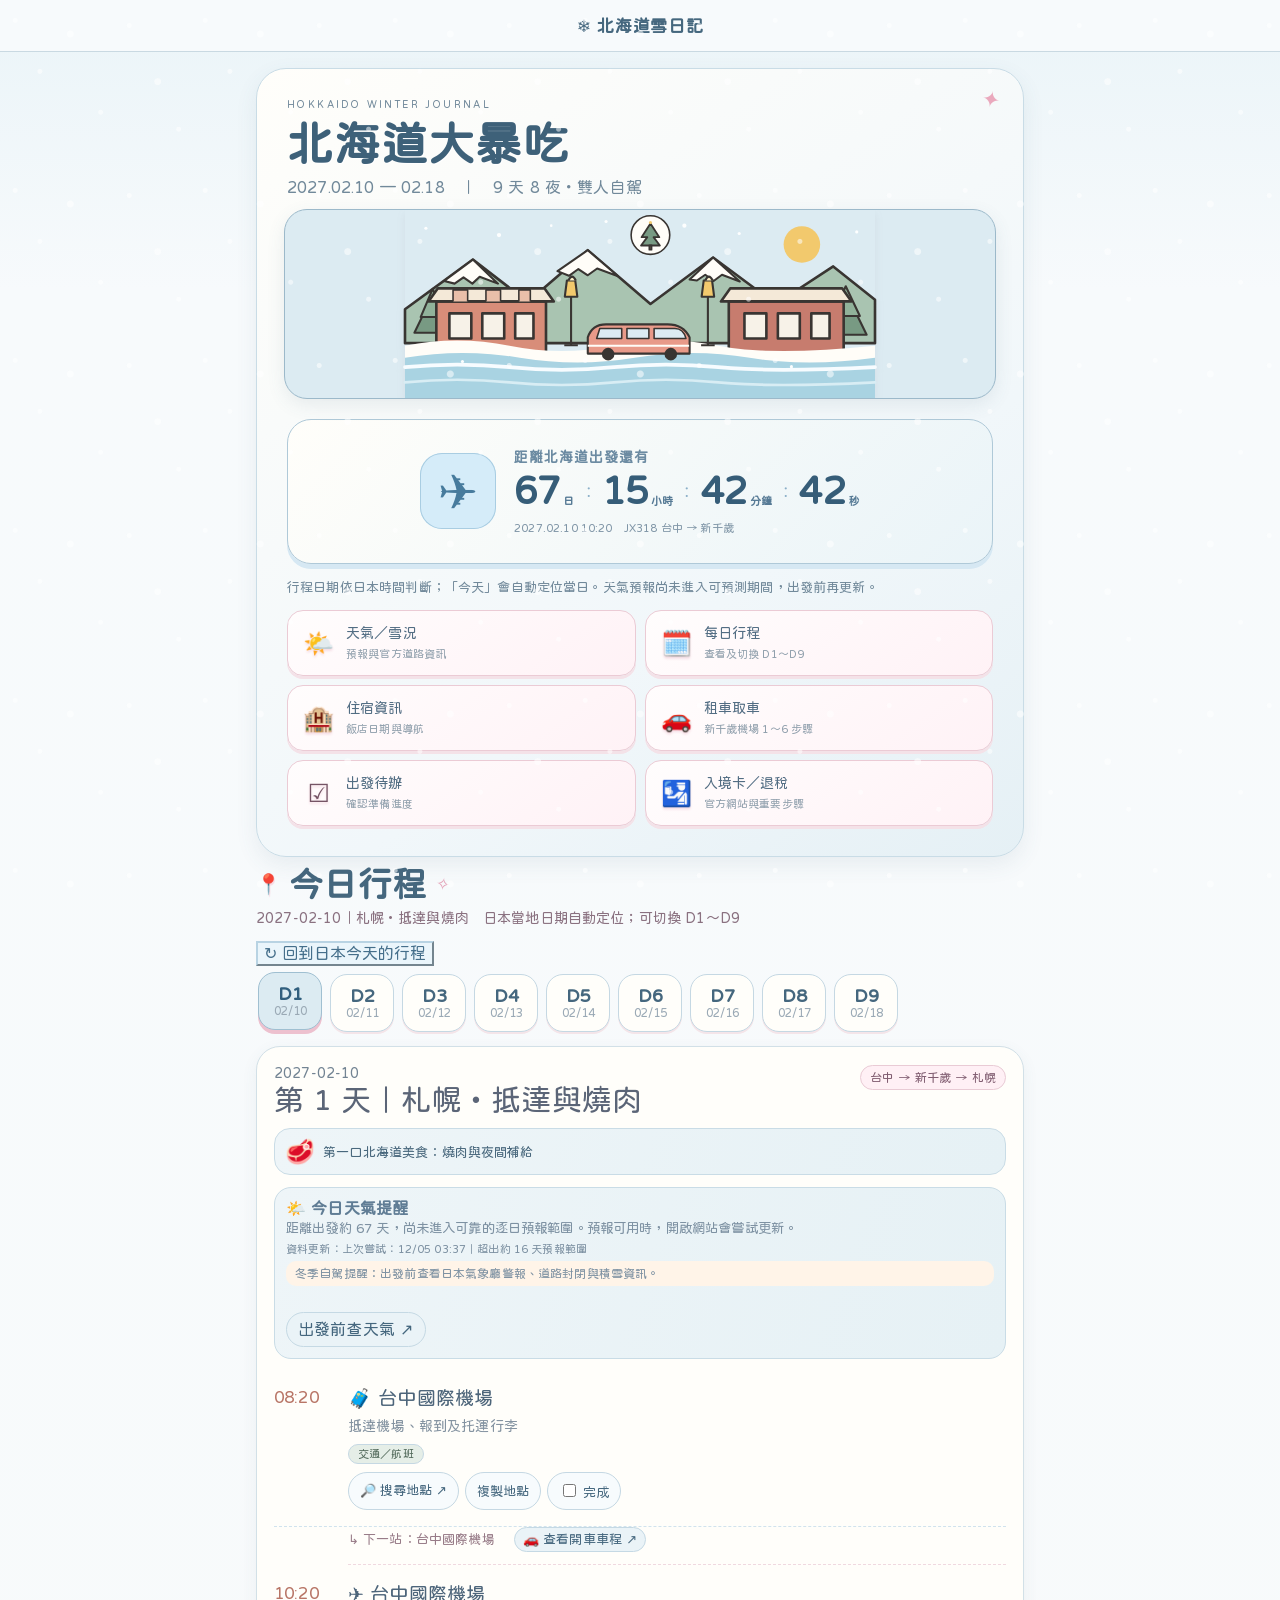
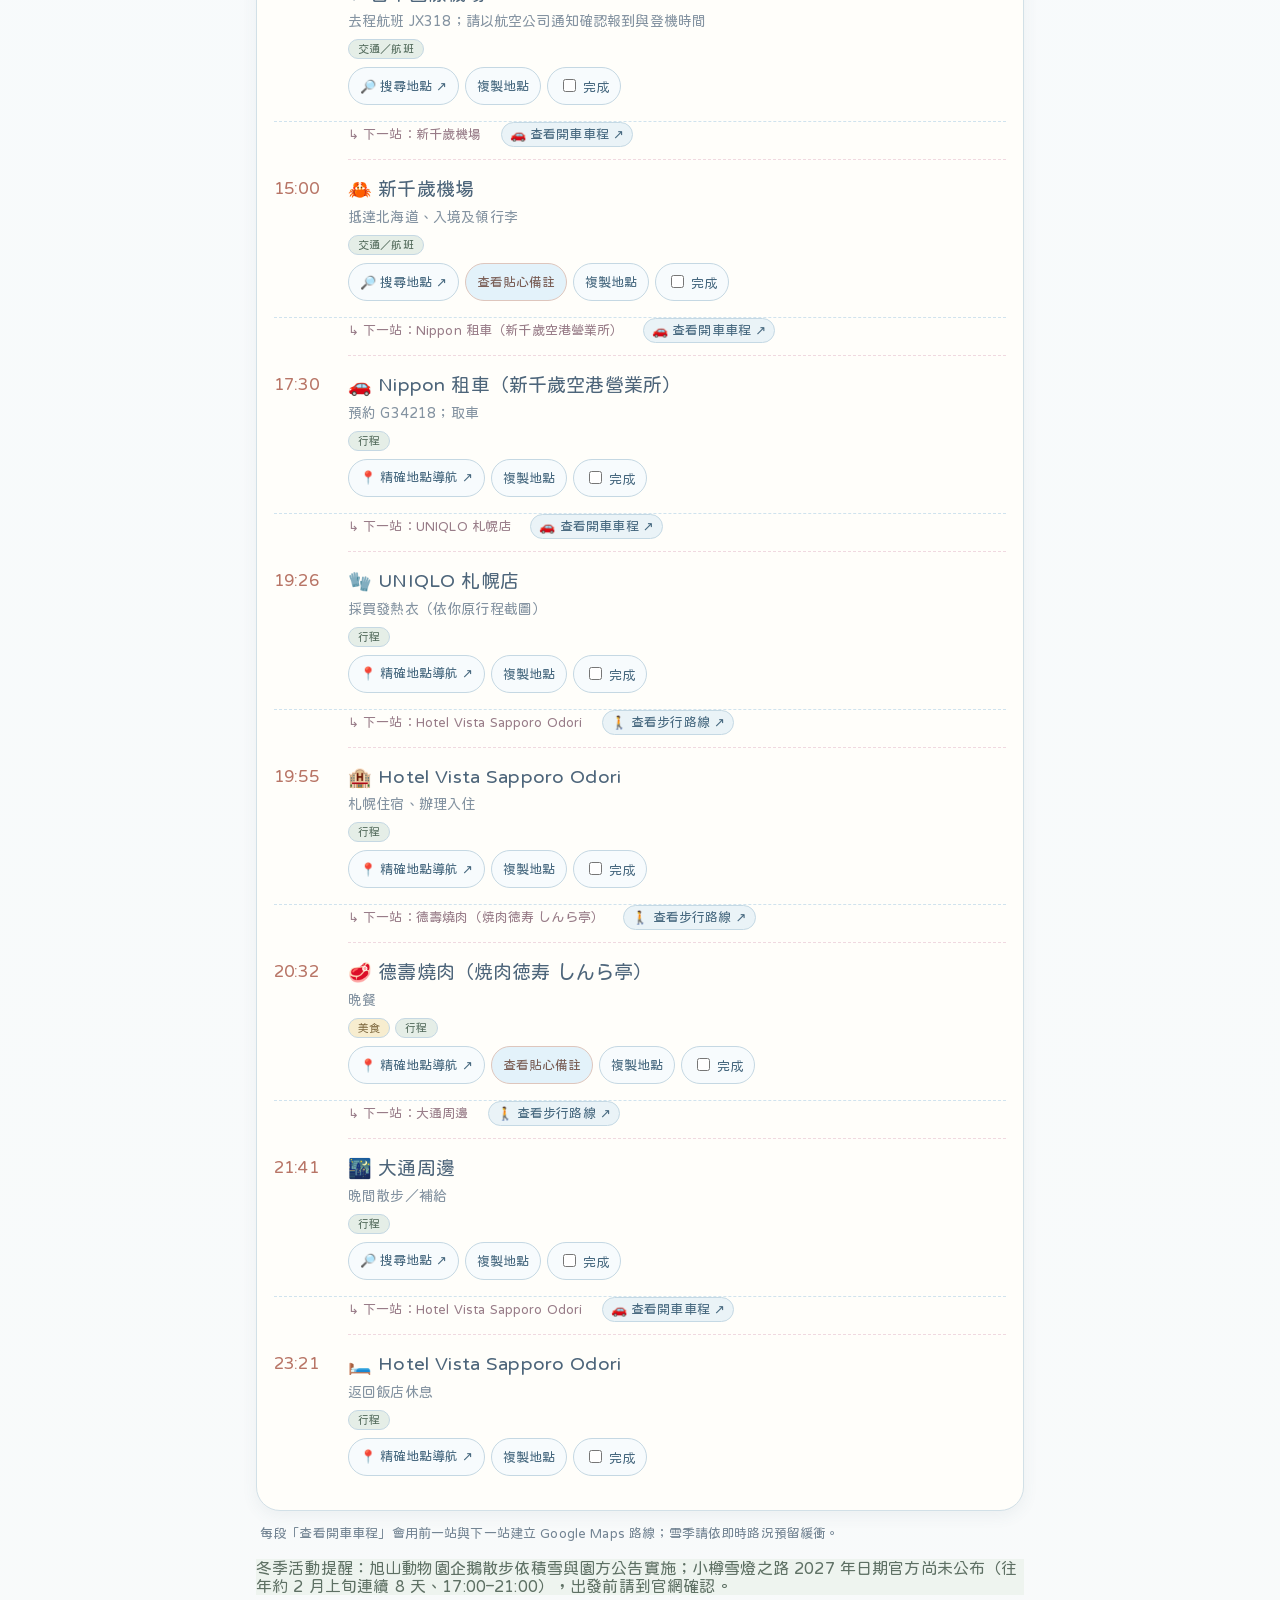
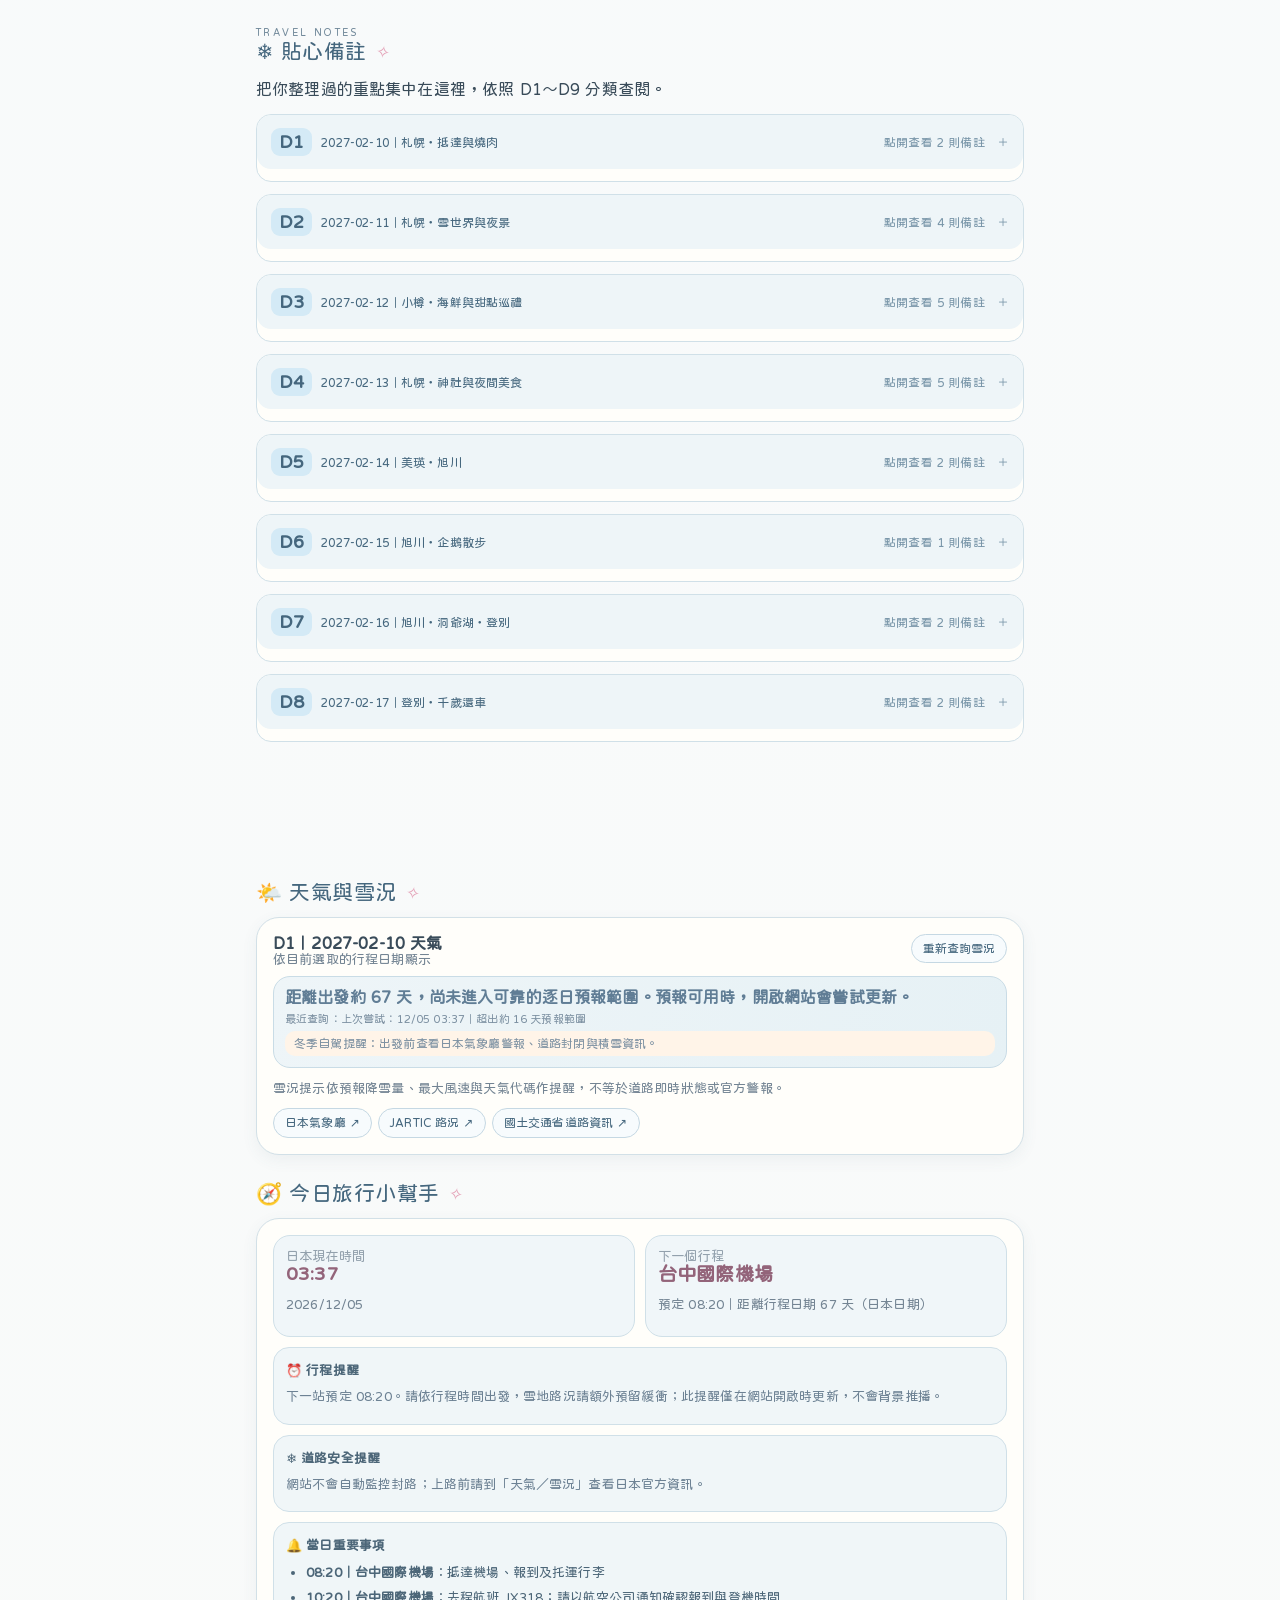
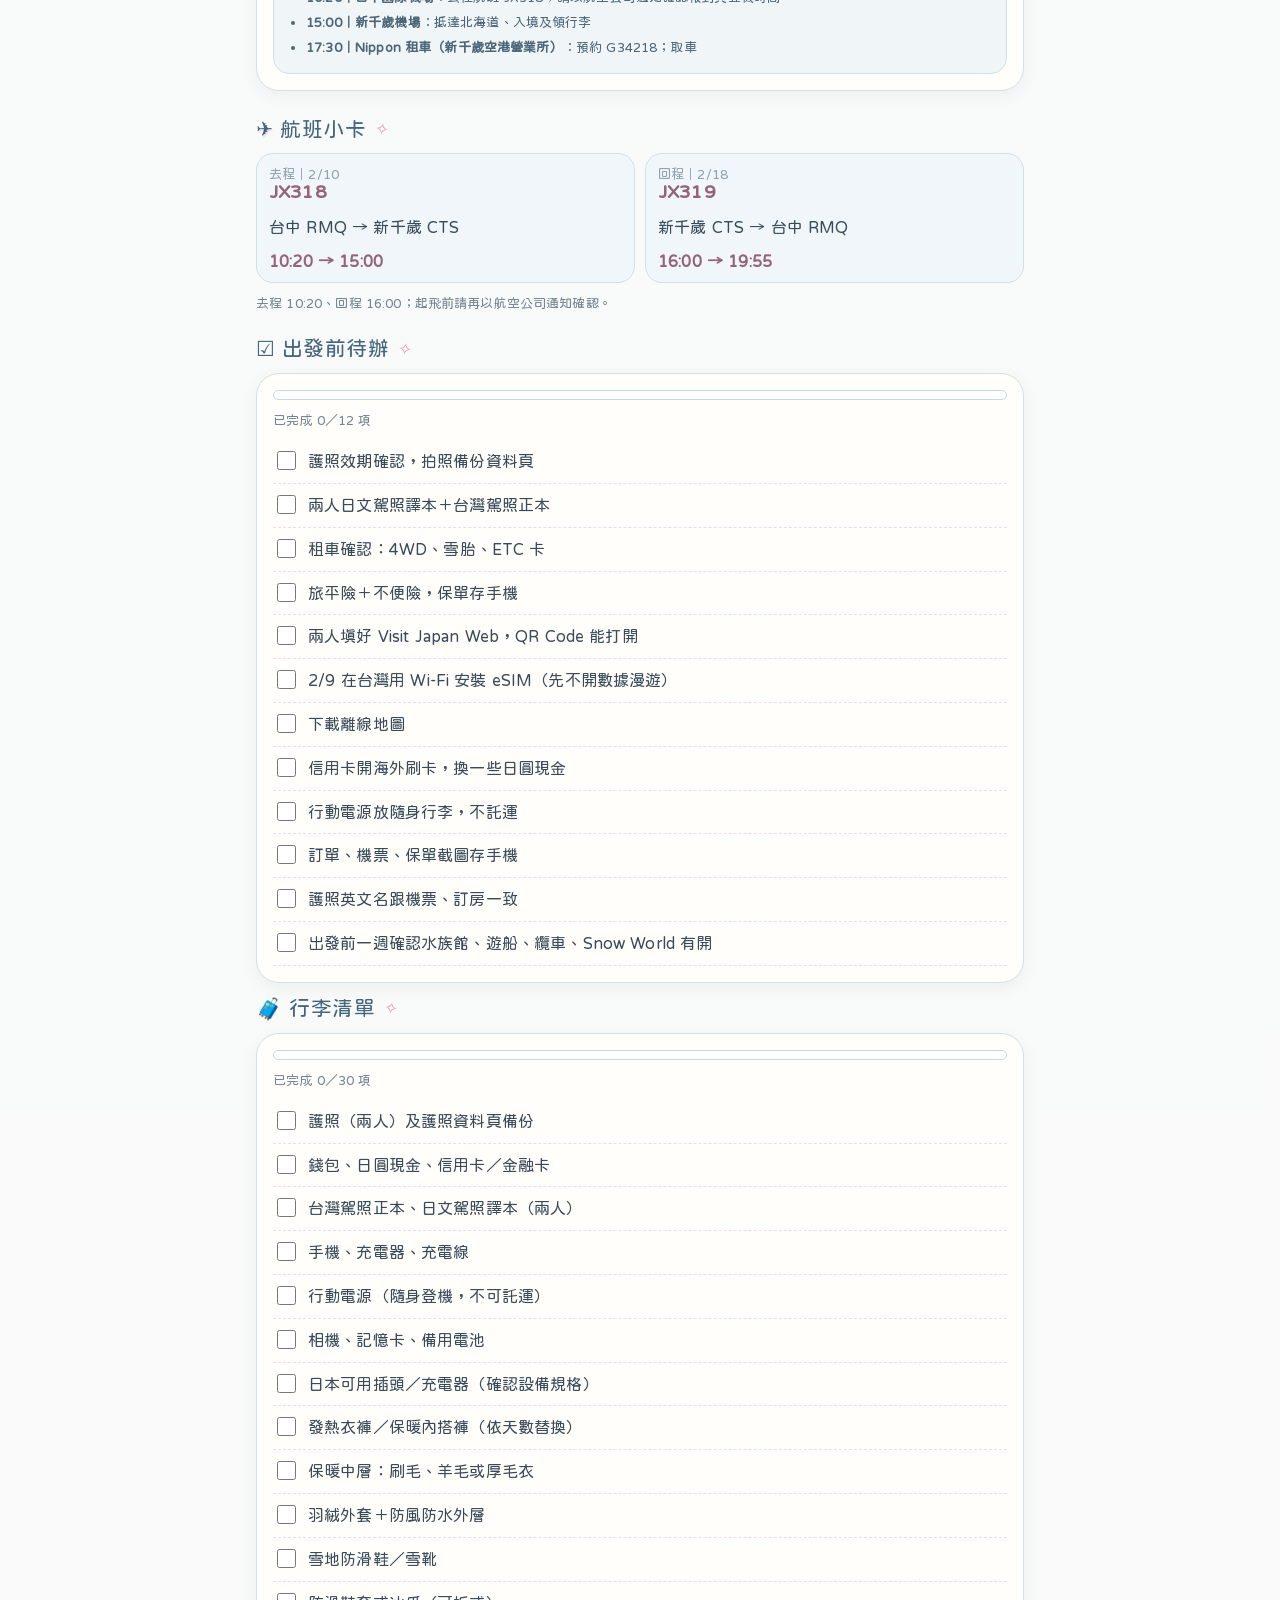
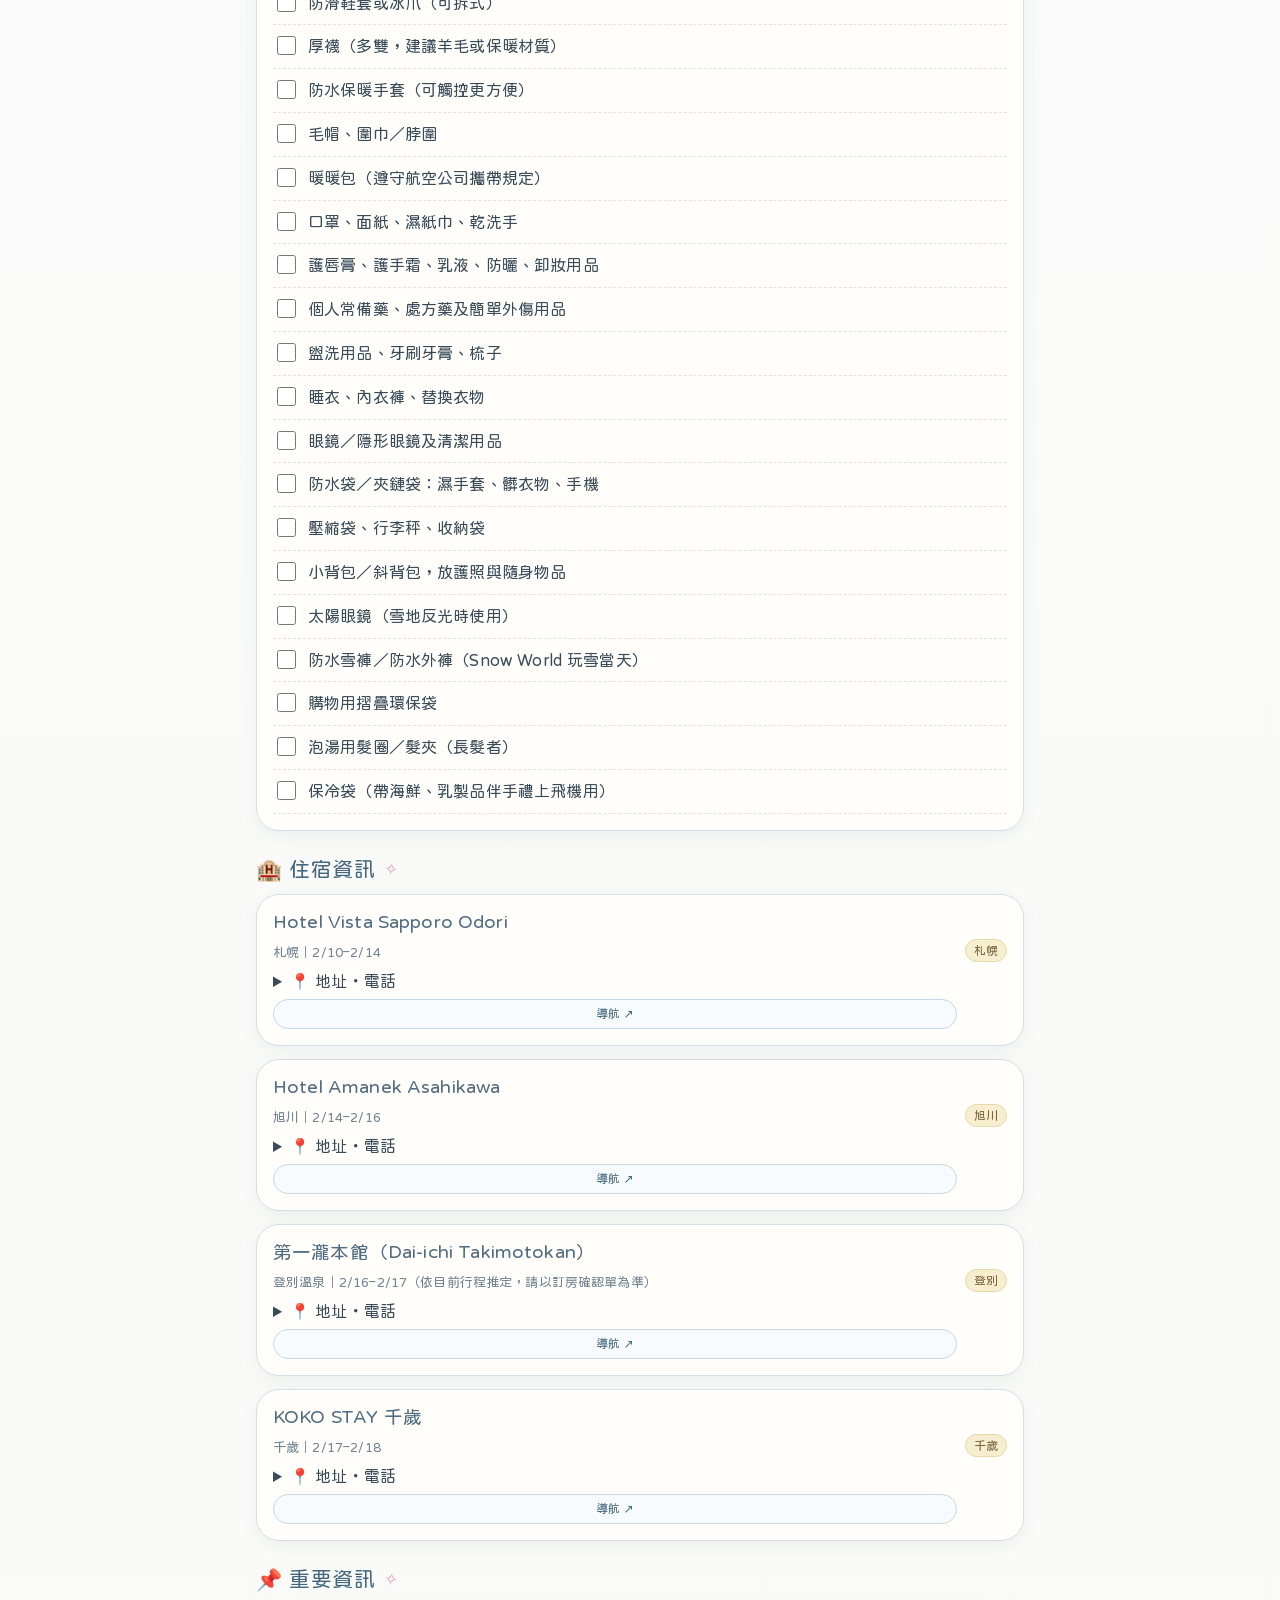
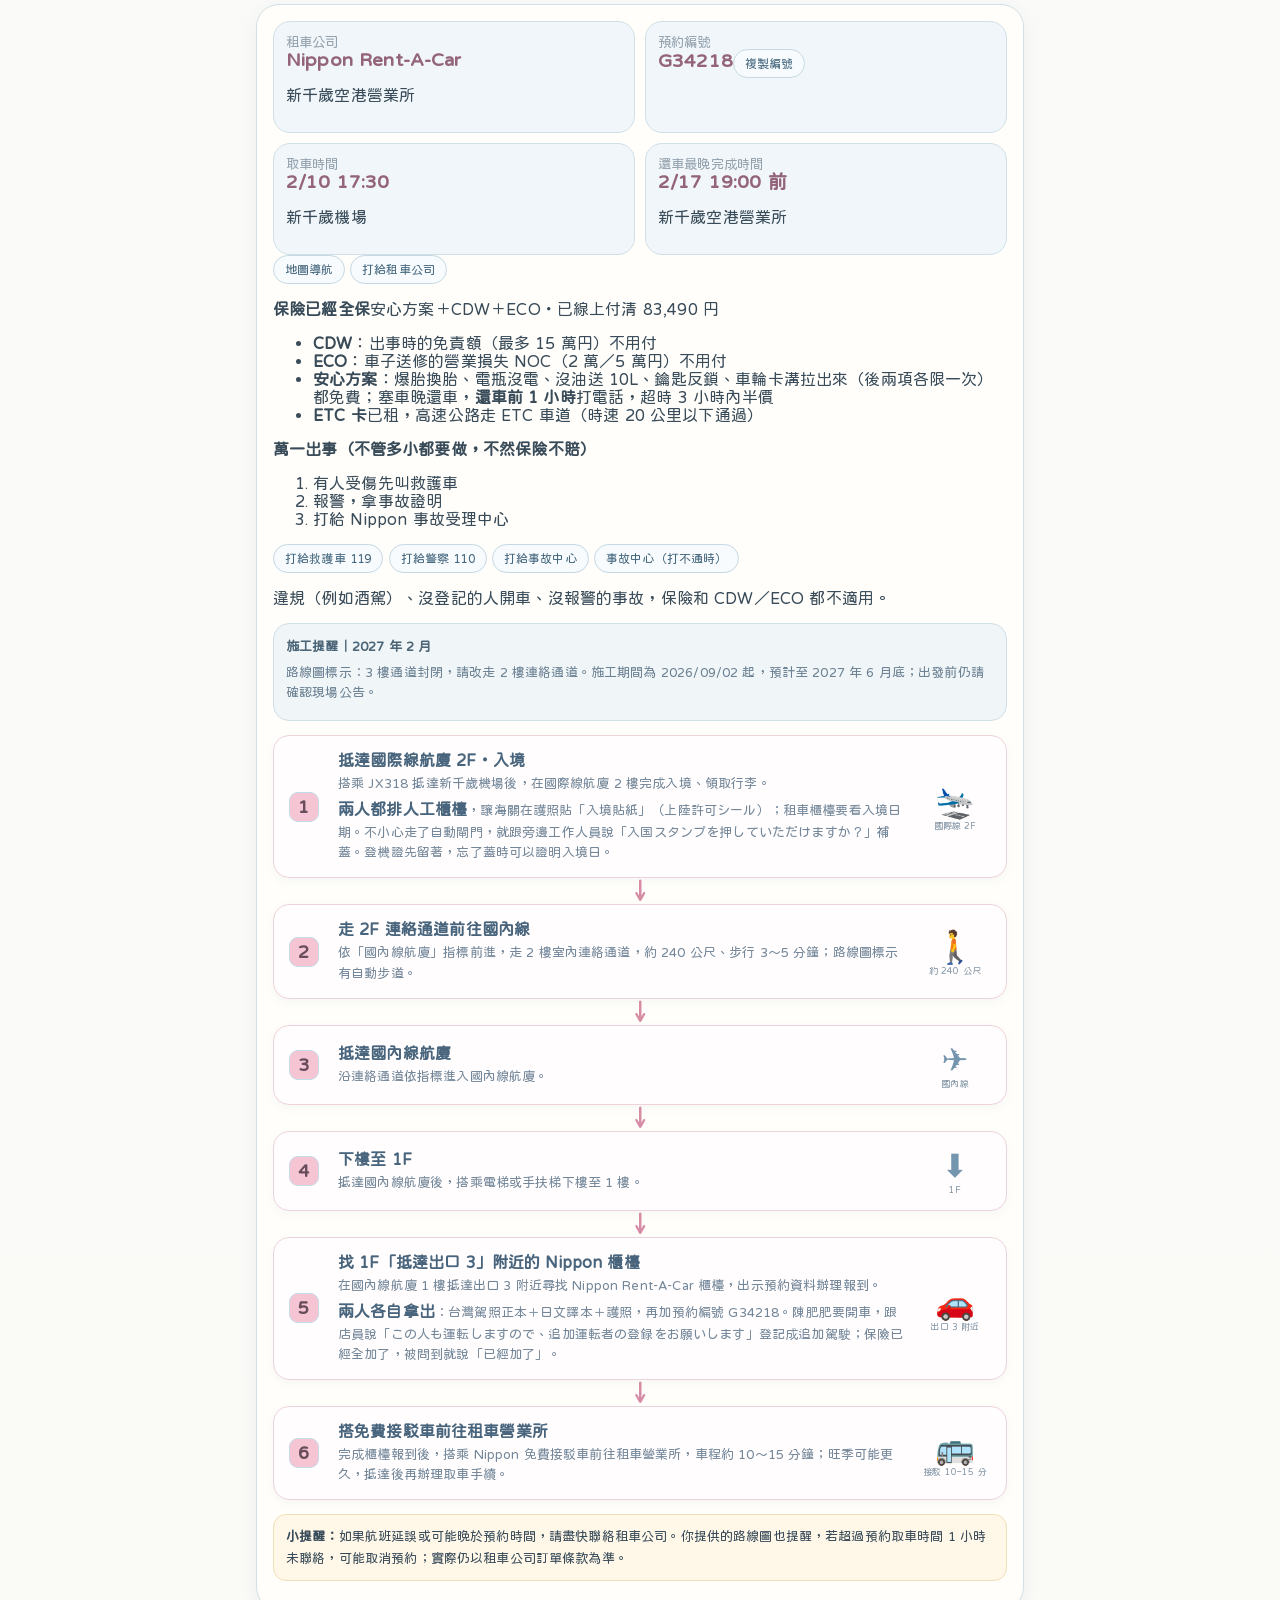
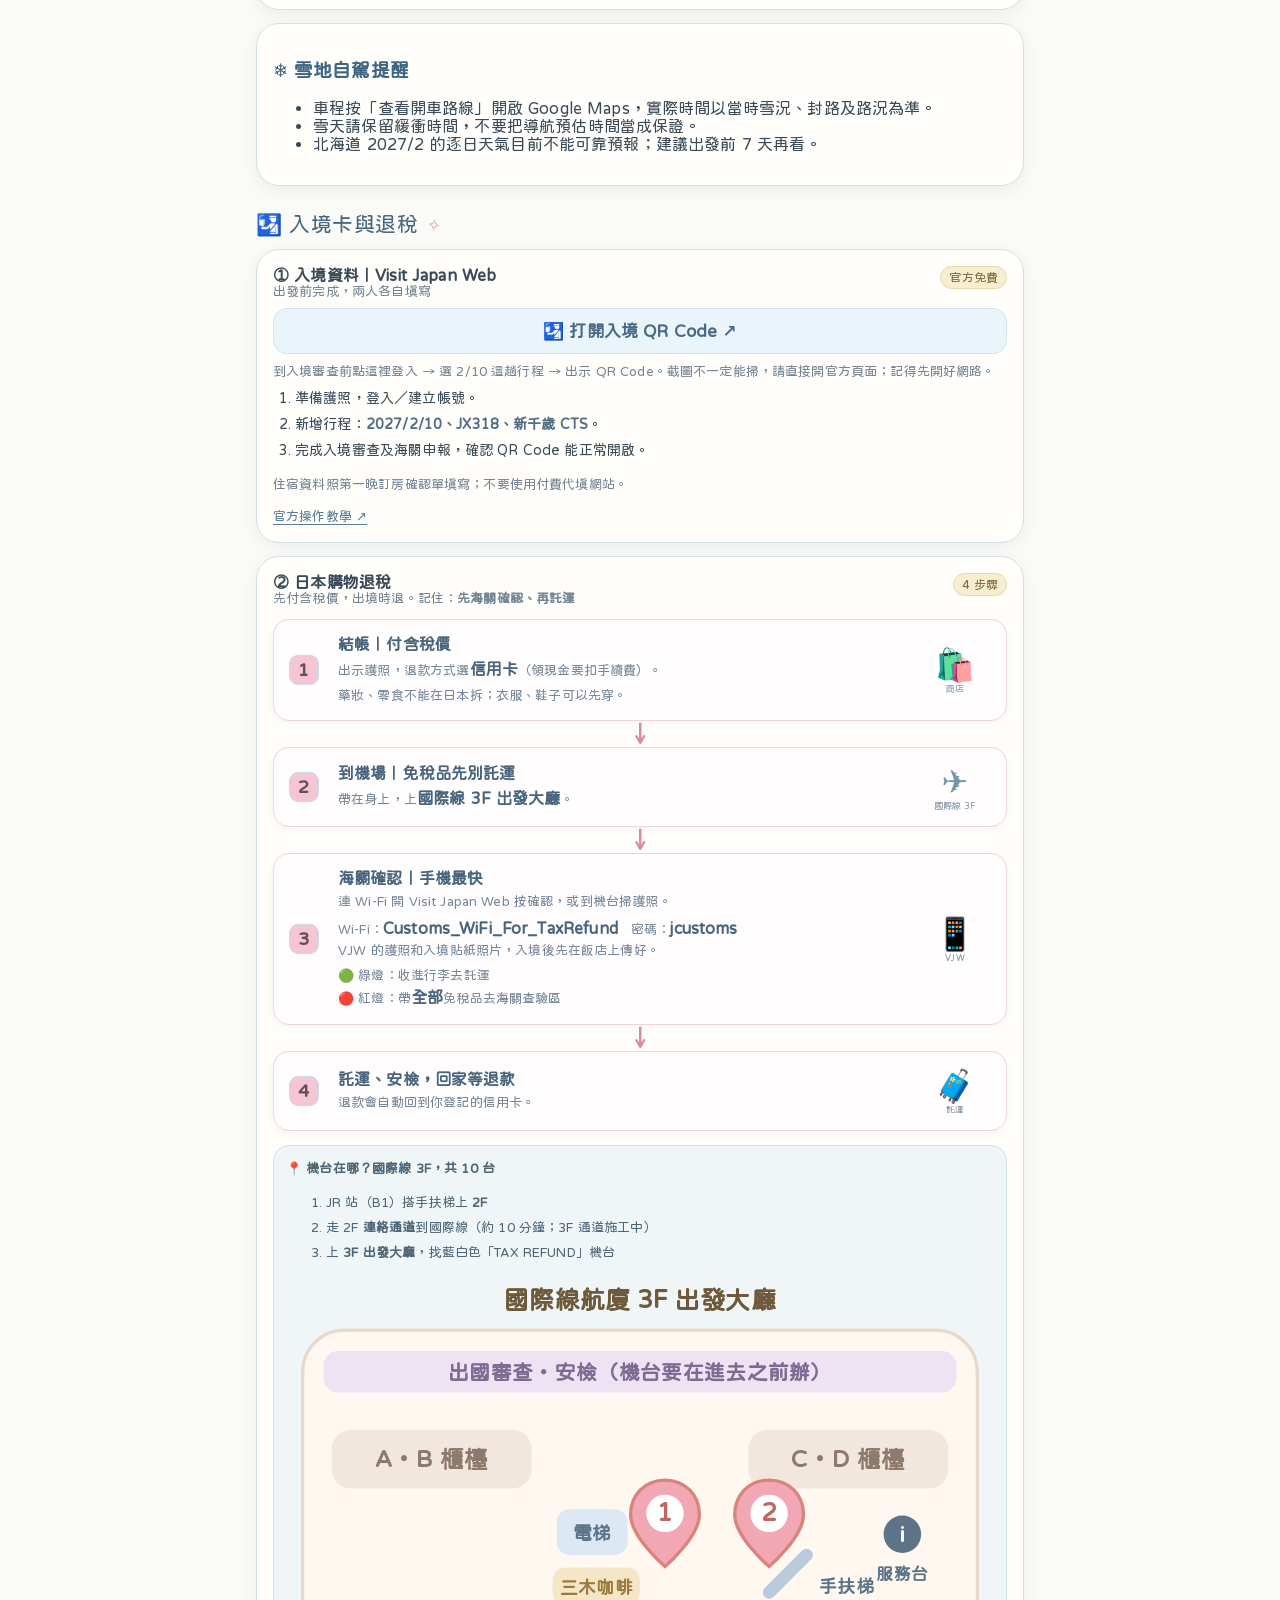
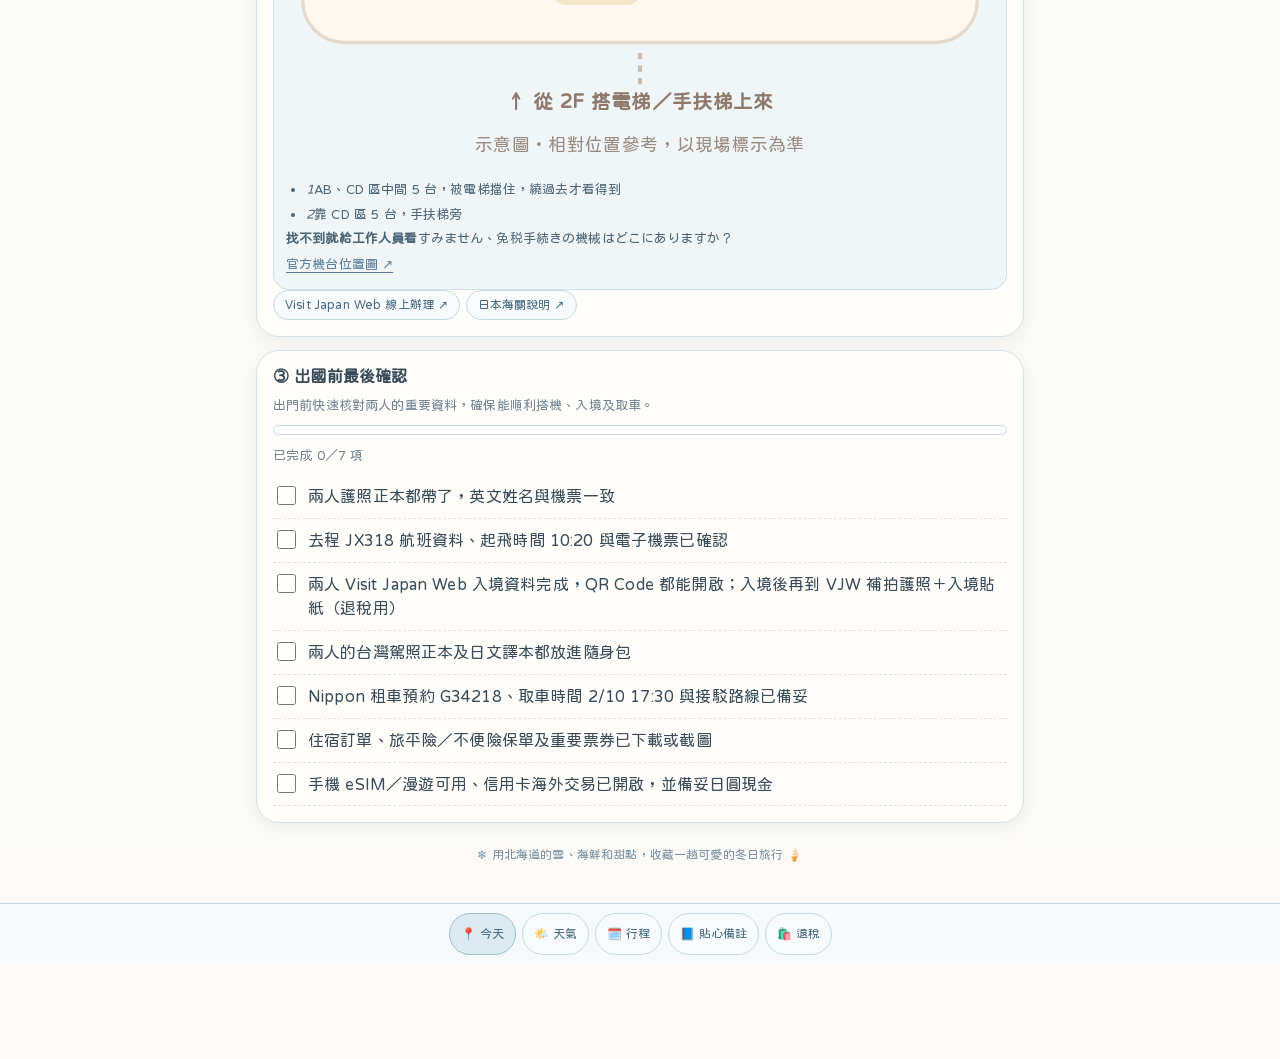
<file: template/trips/hokkaido-2027/orig.html>
<!DOCTYPE html>

<html lang="zh-Hant">
<head>
<meta charset="utf-8"/><meta content="width=device-width,initial-scale=1,viewport-fit=cover" name="viewport"/>
<meta content="#EAF6FF" name="theme-color"/><meta content="北海道大暴吃｜2027 北海道冬季旅行手帳，D1-D9 每日行程、備註與出發倒數。" name="description"/>
<meta content="yes" name="apple-mobile-web-app-capable"/><meta content="default" name="apple-mobile-web-app-status-bar-style"/><meta content="北海道大暴吃" name="apple-mobile-web-app-title"/>
<title>北海道大暴吃｜2027 冬季旅行手帳</title>
<link href="https://fonts.googleapis.com" rel="preconnect"/><link crossorigin="" href="https://fonts.gstatic.com" rel="preconnect"/><link href="https://fonts.googleapis.com/css2?family=Huninn&amp;display=swap" rel="stylesheet"/>
<style>
:root{--paper:#f5fbff;--white:#fff;--ink:#34465a;--muted:#718398;--blue:#a9d9f3;--blue2:#dff2ff;--pink:#ffc5d6;--pink2:#fff0f5;--lav:#d9d0ff;--mint:#c9efdf;--yellow:#ffe7a8;--line:#53677b;--shadow:0 5px 0 #d7e8f4;--radius:23px}
*{box-sizing:border-box}html{scroll-behavior:smooth;scroll-padding-top:82px}body{margin:0;background:radial-gradient(circle at 10% 5%,#fff 0 9%,transparent 10%),linear-gradient(180deg,#eaf6ff 0,#f7fbff 300px,var(--paper) 100%);color:var(--ink);font-family:'Huninn',system-ui,sans-serif;padding-bottom:95px}button,a{font:inherit;color:inherit}button{cursor:pointer}.top{position:sticky;top:0;z-index:20;background:#f5fbffeF;backdrop-filter:blur(12px);border-bottom:2px solid #c8dfef;padding:10px max(12px,calc((100vw - 760px)/2));display:flex;align-items:center;gap:7px;overflow:auto}.brand{font-size:17px;font-weight:bold;white-space:nowrap;margin-right:auto}.navbtn,.today{border:2px solid var(--line);border-radius:999px;background:#fff;padding:8px 12px;white-space:nowrap;box-shadow:0 2px 0 #d7e8f4}.today{background:var(--pink);font-weight:bold}.wrap{max-width:780px;margin:auto;padding:14px}.hero{border:2.5px solid var(--line);border-radius:30px;background:linear-gradient(135deg,#fff 0%,#f4fbff 65%,#fff2f7 100%);padding:20px;position:relative;overflow:hidden;box-shadow:var(--shadow)}.eyebrow{letter-spacing:2px;font-size:11px;color:#6b8aa5}.hero h1{font-size:clamp(31px,8vw,48px);line-height:1.12;margin:8px 0;color:#34516b}.hero p{margin:6px 0}.hero-art{height:152px;margin:13px -3px 4px;display:flex;align-items:center;justify-content:center;background:linear-gradient(180deg,#e7f6ff,#fff7fb);border:2px solid #7f9db4;border-radius:22px;overflow:hidden}.hero-art svg{width:100%;height:100%}.food-ribbon{display:flex;gap:9px;overflow-x:auto;padding:12px 0 4px;scrollbar-width:none}.food-ribbon::-webkit-scrollbar{display:none}.food-sticker{flex:0 0 76px;text-align:center;font-size:11px;color:#627b92}.food-sticker svg{display:block;width:64px;height:64px;margin:0 auto 3px;filter:drop-shadow(0 3px 0 #d7e8f4)}.countdown{display:inline-flex;gap:7px;align-items:center;background:var(--yellow);border:2px solid var(--line);border-radius:15px;padding:8px 12px;margin-top:10px}.countdown b{font-size:24px}.section{margin-top:23px}.section h2{font-size:23px;margin:0 0 12px;display:flex;align-items:center;gap:8px}.section h2 .deco{font-size:23px}.card{border:2px solid var(--line);border-radius:var(--radius);background:#fff;padding:15px;margin-bottom:12px;box-shadow:var(--shadow)}.flightgrid,.info-grid{display:grid;grid-template-columns:1fr 1fr;gap:10px}.mini{background:#f1f9ff;border:1.8px solid #91b6d0;border-radius:17px;padding:12px}.mini small{display:block;color:var(--muted)}.mini strong{font-size:19px}.mini b{display:block;color:#466d8b}.tabs{display:flex;gap:7px;overflow-x:auto;padding:4px 2px 12px;scrollbar-width:thin}.daytab{min-width:68px;border:2px solid var(--line);border-radius:16px;background:#fff;padding:8px 10px;text-align:center;box-shadow:0 2px 0 #d7e8f4}.daytab.active{background:var(--blue2);transform:translateY(-2px);box-shadow:0 4px 0 #a9cde3}.daytab small{display:block;font-size:11px;color:var(--muted)}.dayhead{display:flex;justify-content:space-between;align-items:flex-start;gap:10px;margin-bottom:10px}.dayhead h3{font-size:23px;margin:0}.route{font-size:12px;background:#eff8ff;border:1px solid #9bb9cf;border-radius:999px;padding:5px 9px}.day-theme{display:flex;align-items:center;gap:8px;background:#fff4f8;border:1px solid #f1bfd0;border-radius:15px;padding:8px 10px;margin:8px 0 12px;font-size:13px}.day-theme .emoji{font-size:25px}.weather{background:linear-gradient(100deg,#e8f6ff,#f7f1ff);border:1.5px solid #aac9df;border-radius:17px;padding:11px;margin:10px 0}.weather strong{display:block}.weather small{color:#667f95}.event{display:grid;grid-template-columns:56px 1fr;gap:9px;padding:13px 0;border-bottom:1px dashed #c5d5e2}.event:last-child{border:0}.time{font-weight:bold;font-size:15px;color:#527c9c}.event h4{margin:0 0 4px;font-size:17px}.event p{margin:0;font-size:13px;line-height:1.5;color:#667587}.tags{display:flex;gap:5px;flex-wrap:wrap;margin-top:6px}.tag{font-size:11px;border:1px solid #8eafc6;border-radius:99px;padding:3px 8px;background:var(--mint)}.tag.must{background:var(--pink)}.tag.food{background:#fff0bd}.event-actions{display:flex;gap:6px;flex-wrap:wrap;margin-top:8px}.smallbtn{font-size:12px;border:1.5px solid #829db3;border-radius:999px;padding:6px 10px;background:#f5fbff}.smallbtn.note{background:#fff0f5;border-color:#d69ab0}.leg{margin:0 0 0 65px;padding:0 0 10px;border-bottom:1px dashed #c5d5e2;color:#6e8295;font-size:12px;display:flex;align-items:center;gap:6px;flex-wrap:wrap}.leg a{background:#eef7ff;border-radius:99px;padding:4px 8px;text-decoration:none;border:1px solid #b6d1e3}.checkrow{display:flex;align-items:flex-start;gap:9px;padding:9px 0;border-bottom:1px dashed #d5e2eb}.checkrow input{width:19px;height:19px;accent-color:#75b9db;margin-top:2px}.checkrow.done span{text-decoration:line-through;opacity:.55}.progress{height:12px;border:2px solid #829db3;border-radius:99px;overflow:hidden;background:white}.progress>i{display:block;height:100%;width:0;background:linear-gradient(90deg,#a9d9f3,#ffc5d6)}.muted{font-size:13px;color:var(--muted)}.lodging{display:grid;grid-template-columns:1fr auto;gap:8px;align-items:center}.lodging h3{margin:0 0 4px}.pill{background:var(--yellow);border:1.5px solid #bba56d;border-radius:99px;padding:4px 8px;font-size:12px}.food-grid{display:grid;grid-template-columns:repeat(3,1fr);gap:9px}.food-tile{background:#f7fbff;border:1.5px solid #bad4e6;border-radius:17px;padding:8px;text-align:center;font-size:12px}.food-tile svg{width:58px;height:58px;display:block;margin:auto}.footer{text-align:center;font-size:12px;color:#7b8fa1;margin:25px 0}.toast{position:fixed;bottom:18px;left:50%;transform:translateX(-50%);background:#34465a;color:white;border-radius:99px;padding:10px 16px;display:none;z-index:40}.modal-backdrop{position:fixed;inset:0;background:#24384d80;display:none;align-items:flex-end;justify-content:center;z-index:50;padding:12px}.modal-backdrop.open{display:flex}.modal{width:min(100%,620px);max-height:82vh;overflow:auto;background:#fff;border:2px solid var(--line);border-radius:25px;padding:18px;box-shadow:0 8px 0 #c8dce9}.modal-head{display:flex;align-items:center;justify-content:space-between;gap:10px}.modal h3{margin:0;font-size:22px}.modal-close{border:1.5px solid #8ca8bd;border-radius:50%;background:#f2f9ff;width:38px;height:38px;font-size:21px}.note-body{white-space:pre-line;line-height:1.75;font-size:15px;margin-top:12px}.weather-link{display:inline-block;margin-top:8px;padding:7px 11px;background:#fff;border:1px solid #8fb4cf;border-radius:99px;text-decoration:none}.bottomnav{position:fixed;bottom:0;left:0;right:0;z-index:18;display:flex;justify-content:center;gap:8px;padding:9px 10px calc(9px + env(safe-area-inset-bottom));background:#f4faffed;backdrop-filter:blur(12px);border-top:1px solid #c6dce9}.bottomnav button{border:1.5px solid #9cb8cd;background:#fff;border-radius:99px;padding:8px 13px;font-size:13px}.bottomnav button:first-child{background:#e4f4ff}.reduce *{animation:none!important;transition:none!important;scroll-behavior:auto!important}@media(min-width:650px){.wrap{padding:24px}.event{grid-template-columns:70px 1fr}.leg{margin-left:79px}.hero{padding:28px}.hero-art{height:190px}.food-grid{grid-template-columns:repeat(5,1fr)}}@media(max-width:390px){.flightgrid{grid-template-columns:1fr}.event{grid-template-columns:48px 1fr}.leg{margin-left:57px}.smallbtn{font-size:11px;padding:6px 8px}}@media(prefers-reduced-motion:reduce){*{animation:none!important;scroll-behavior:auto!important;transition:none!important}}

/* ===== refined Japanese travel-journal redesign ===== */
:root{--paper:#f8fbff;--white:#fffefd;--ink:#40556b;--muted:#8797a8;--blue:#b8d9ee;--blue2:#eaf4fb;--pink:#f6d6df;--pink2:#fff4f6;--lav:#e8e3f7;--mint:#e2f0e8;--yellow:#fbefcf;--line:#c9d9e5;--shadow:0 7px 22px rgba(90,126,154,.08);--radius:22px}
html{scroll-padding-top:76px}body{background:linear-gradient(180deg,#edf6fc 0,#f8fbff 280px,#fbfaf8 100%);color:var(--ink);font-family:'Huninn',system-ui,sans-serif;letter-spacing:.15px}
.top{background:rgba(249,252,255,.92);backdrop-filter:blur(16px);border-bottom:1px solid #dce8f0;padding-top:12px;padding-bottom:12px}.brand{font-size:16px;letter-spacing:.7px;color:#506b83}.navbtn,.today{border:1px solid #d6e3ec;border-radius:999px;background:#fff;padding:8px 13px;box-shadow:0 2px 8px rgba(88,125,153,.06);font-size:13px}.today{background:#f7e1e8;border-color:#ebcbd5;color:#77596a}
.wrap{max-width:800px;padding:16px}.hero{border:1px solid #d7e4ec;border-radius:30px;background:linear-gradient(145deg,#fff 0%,#f4f9fd 66%,#fff5f7 100%);padding:23px;box-shadow:0 12px 32px rgba(105,139,163,.10)}.eyebrow{letter-spacing:2.4px;font-size:10px;color:#8aa2b5}.hero h1{font-size:clamp(30px,8vw,46px);font-weight:500;letter-spacing:1px;color:#47647d}.hero p{color:#8193a4}.hero-art{height:164px;background:linear-gradient(180deg,#eef7fc,#fff8fa);border:1px solid #d7e6ef;border-radius:23px}.hero-art svg{filter:drop-shadow(0 5px 7px rgba(93,130,155,.09))}
.food-ribbon{gap:13px;padding:14px 0 5px}.food-sticker{flex-basis:78px;color:#71879a;font-size:11px;letter-spacing:.3px}.food-sticker svg{width:66px;height:66px;filter:drop-shadow(0 4px 5px rgba(91,126,151,.10))}
.countdown{background:#f8edcf;border:1px solid #eadcb8;border-radius:16px;padding:8px 13px;color:#7b6a4b}.countdown b{font-size:23px;color:#6b7890}
.section{margin-top:26px}.section h2{font-size:21px;font-weight:500;color:#526d84;letter-spacing:.5px}.section h2 .deco{font-size:20px}.card{border:1px solid #dce6ed;border-radius:23px;background:rgba(255,255,255,.94);padding:16px;margin-bottom:13px;box-shadow:0 7px 20px rgba(92,126,151,.065)}
.mini{background:#f3f8fc;border:1px solid #dbe7ef;border-radius:17px;padding:12px}.mini small{color:#93a1ad}.mini strong{color:#526f88;font-size:19px}.mini b{color:#718da4}
.tabs{gap:8px}.daytab{min-width:69px;border:1px solid #d8e4ec;border-radius:17px;background:#fff;padding:9px 10px;box-shadow:0 3px 9px rgba(91,126,151,.06);color:#60788d}.daytab.active{background:#e9f3fa;border-color:#b9d4e5;transform:translateY(-2px);box-shadow:0 5px 12px rgba(102,147,177,.12)}.daytab small{color:#9aa9b5}
.dayhead h3{font-size:22px;font-weight:500;color:#506b83}.route{background:#f2f7fa;border:1px solid #dce7ee;color:#73899c}.day-theme{background:#fff6f8;border:1px solid #f0dce2;border-radius:16px;color:#826d78}.day-theme .emoji{font-size:24px}.weather{background:linear-gradient(110deg,#eff7fc,#f8f5fb);border:1px solid #dce7ef;border-radius:17px}.weather strong{color:#607d95}.weather small{color:#7d91a2}.weather-link{background:#fff;border:1px solid #d7e4ec;color:#66849b}
.event{grid-template-columns:57px 1fr;padding:14px 0;border-bottom:1px dashed #e1e8ed}.time{color:#7a9bb3;font-size:14px;font-weight:500}.event h4{font-size:16px;font-weight:500;color:#4d657a}.event p{color:#8493a1;line-height:1.6}.tag{border:1px solid #dce7ed;border-radius:99px;padding:3px 9px;background:#edf5f9;color:#6f8799}.tag.must{background:#fff0f3;border-color:#f0d7df;color:#a17a88}.tag.food{background:#fbf2dc;border-color:#eee2bf;color:#927c50}
.smallbtn{font-size:12px;border:1px solid #d7e3eb;border-radius:999px;padding:7px 11px;background:#f8fbfd;color:#607b91}.smallbtn.note{background:#fff4f6;border-color:#efd8df;color:#936e7d}.leg{border-bottom:1px dashed #e1e8ed;color:#91a0ac}.leg a{background:#f2f7fa;border:1px solid #dce7ee;color:#6d879b}
.checkrow{border-bottom:1px dashed #e6ebef}.checkrow input{accent-color:#91bdd8}.progress{height:10px;border:1px solid #d8e5ed;background:#fff}.progress>i{background:linear-gradient(90deg,#b9d9eb,#f2cbd7)}.lodging h3{font-weight:500;color:#526c82}.pill{background:#f8efd9;border:1px solid #eadfbe;color:#8a7955}.food-grid{gap:10px}.food-tile{background:#fbfdff;border:1px solid #e0e9ef;border-radius:18px;padding:10px;color:#72879a}.food-tile svg{filter:drop-shadow(0 3px 4px rgba(92,126,151,.10))}
.modal-backdrop{background:rgba(49,68,85,.34);backdrop-filter:blur(3px)}.modal{background:#fffdfd;border:1px solid #e3dce0;border-radius:26px;padding:20px;box-shadow:0 16px 40px rgba(54,77,96,.18)}.modal h3{font-weight:500;color:#536d82}.modal-close{border:1px solid #e0e7ec;background:#f7fafc;color:#6d8294}.note-body{color:#65798a}.bottomnav{background:rgba(250,252,255,.94);backdrop-filter:blur(16px);border-top:1px solid #dce7ee}.bottomnav button{border:1px solid #d9e4eb;background:#fff;color:#6b8295;padding:9px 14px}.bottomnav button:first-child{background:#eaf4fa;border-color:#d0e2ed}.toast{background:#526b80;border-radius:999px;box-shadow:0 5px 18px rgba(50,75,95,.18)}
@media(min-width:650px){.hero{padding:30px}.hero-art{height:190px}.event{grid-template-columns:70px 1fr}}
@media(max-width:390px){.event{grid-template-columns:49px 1fr}.smallbtn{font-size:11px;padding:6px 9px}}

/* Hokkaido winter landscape hero */
.landscape-hero{height:210px!important;background:linear-gradient(180deg,#f4faff,#fff8f5)!important;border:1px solid #d8e6ee!important;border-radius:24px!important}
.landscape-hero svg{width:100%;height:100%;filter:none!important;display:block}.top,.bottomnav,.tabs,.daytab,.event-actions{position:relative;z-index:2}.daytab{touch-action:manipulation;min-height:48px}.navbtn,.today,.bottomnav button{touch-action:manipulation;min-height:42px}
.food-sticker svg{filter:drop-shadow(0 3px 4px rgba(92,112,130,.12))!important}


.alert-panel{background:#f7fbfe;border:1px solid #dce8ef;border-radius:16px;padding:12px;margin-top:10px;font-size:13px;line-height:1.6}.alert-panel p{margin:5px 0;color:#6d8294}.alert-panel ul{margin:6px 0 0;padding-left:20px}.alert-panel li{margin:4px 0}.weather-meta{display:block;margin-top:7px;color:#8798a7;font-size:11px}.weather-risk{display:block;margin-top:6px;padding:6px 9px;border-radius:10px;background:#fff4e8;color:#9b673c;font-size:12px}.weather-risk.safe{background:#eef8f1;color:#5f826c}.smallbtn{display:inline-block;text-decoration:none}

.home-shortcuts{display:grid;grid-template-columns:repeat(2,minmax(0,1fr));gap:9px;margin-top:16px}
.home-shortcuts a{display:grid;grid-template-columns:38px 1fr;grid-template-rows:auto auto;align-items:center;column-gap:8px;padding:11px 12px;border:1px solid #dce7ee;border-radius:16px;background:rgba(255,255,255,.82);text-decoration:none;box-shadow:0 4px 14px rgba(90,126,154,.06);min-height:66px}
.home-shortcuts a>span{grid-row:1/3;font-size:25px;text-align:center}.home-shortcuts b{font-size:14px;font-weight:500;color:#526d83}.home-shortcuts small{font-size:11px;color:#91a0ad}
#weather{scroll-margin-top:82px}.bottomnav{gap:6px}.bottomnav button{font-size:12px;padding:8px 11px}
@media(max-width:390px){.hero{padding:17px}.hero-art{height:170px!important}.home-shortcuts a{padding:9px}.home-shortcuts small{font-size:10px}}

/* Arrival and tax refund guide */
.top{gap:10px}.top .brand{margin-right:auto}.top .navbtn{font-size:13px;background:#fff8fa;border-color:#ead6df;color:#77596a}.primary-link{display:block;text-align:center;text-decoration:none;background:#eaf4fb;border:1px solid #d2e3ed;border-radius:14px;padding:12px 14px;margin:10px 0;color:#496b85;font-weight:600}.guide-list{padding-left:22px;line-height:1.72;font-size:14px}.guide-list li{padding:4px 0}.notice{background:#fff8e9;border:1px solid #f0dfb8;border-radius:13px;padding:11px 12px;font-size:13px;line-height:1.65;margin:12px 0}.text-link{display:inline-block;color:#597d99;font-size:13px;margin:5px 10px 2px 0;text-underline-offset:3px}#arrival-tax{scroll-margin-top:78px}

/* Clearer home navigation: actions live below the hero, not in the tiny top bar */
.top{justify-content:flex-start;min-height:52px}.top .brand{margin:0 auto;font-size:17px}
.home-shortcuts a,.home-shortcuts button{font-family:inherit;color:inherit;cursor:pointer}
.home-shortcuts .shortcut-today,.home-shortcuts .shortcut-entry{background:#fff5f7;border-color:#ecd5dd}
.home-shortcuts .shortcut-today{display:grid;grid-template-columns:38px 1fr;grid-template-rows:auto auto;align-items:center;column-gap:8px;padding:11px 12px;border:1px solid #e8cbd5;border-radius:16px;text-align:left;box-shadow:0 4px 14px rgba(90,126,154,.06);min-height:66px}
.home-shortcuts .shortcut-today>span{grid-row:1/3;font-size:25px;text-align:center}.home-shortcuts .shortcut-today b{font-size:14px;font-weight:600;color:#795d6b}.home-shortcuts .shortcut-today small{font-size:11px;color:#9b8791}
.compact-guide{font-size:14px;line-height:1.55;margin:8px 0}.compact-guide li{padding:2px 0}.compact-guide b{color:#526d83}
#arrival-tax{scroll-margin-top:70px}

/* Tax refund vertical route diagram */
.tax-route{display:flex;flex-direction:column;gap:0;margin:14px 0}.tax-step{display:grid;grid-template-columns:34px minmax(0,1fr) 58px;gap:9px;align-items:center;padding:12px 10px;border:1px solid #d5e4ed;border-radius:16px;background:linear-gradient(110deg,#f8fcff,#fffafd);box-shadow:0 3px 10px rgba(89,125,151,.06)}.tax-num{width:30px;height:30px;border-radius:9px;background:#dceefa;color:#476984;display:grid;place-items:center;font-size:18px;font-weight:bold;border:1px solid #c4dbe9}.tax-step-body b{font-size:14px;color:#49657d}.tax-step-body p{font-size:12px;line-height:1.55;color:#74879a;margin:4px 0 0}.tax-visual{display:flex;flex-direction:column;align-items:center;justify-content:center;font-size:27px;color:#7395ad}.tax-visual small{font-size:9px;color:#8295a6;white-space:nowrap}.tax-arrow{text-align:center;color:#9fc8df;font-size:23px;line-height:1.2;height:26px;font-weight:bold}.tax-result{display:flex;flex-direction:column;gap:4px;margin-top:7px;font-size:11px}.green-result,.red-result{display:inline-block;border-radius:8px;padding:4px 7px;width:fit-content}.green-result{background:#e7f4e9;color:#4c8057}.red-result{background:#fff0ee;color:#a96660}.final-step{background:linear-gradient(110deg,#f1f8ff,#fff8fa);border-color:#c5dce9}.tax-location{margin-top:12px!important}.tax-location p{margin:5px 0;line-height:1.6}@media(min-width:600px){.tax-step{grid-template-columns:40px minmax(0,1fr) 72px;padding:15px}.tax-step-body b{font-size:16px}.tax-step-body p{font-size:13px}.tax-visual{font-size:32px}}

/* ===== pink hand-drawn stationery refresh ===== */
:root{--paper:#fff7f8;--white:#fffdfb;--ink:#59434b;--muted:#9a7f89;--blue:#d9eaf3;--blue2:#f0f7fb;--pink:#f7bfd0;--pink2:#fff0f5;--lav:#eee4f5;--mint:#e6f0e5;--yellow:#fff0b8;--line:#e7c4cf;--shadow:0 7px 20px rgba(174,111,137,.10);--radius:22px}
html{scroll-padding-top:78px}
body{background:radial-gradient(circle at 8% 4%,#fff 0 7%,transparent 7.5%),radial-gradient(circle at 95% 18%,#ffeaf0 0 8%,transparent 8.5%),linear-gradient(180deg,#fff0f4 0,#fff8f8 300px,#fffaf7 100%);color:var(--ink)}
.top{background:rgba(255,247,249,.94);border-bottom:1px solid #f0d6de}
.brand{color:#805b6b}
.navbtn,.today{border:1.5px solid #e8c7d2;box-shadow:0 2px 0 #f5e2e8;color:#775765}
.today{background:#f8cbd9;border-color:#e8b5c5}
.hero{border:1.5px solid #edcbd5;background:linear-gradient(145deg,#fffdfb 0%,#fff4f7 58%,#fdf0f1 100%);box-shadow:0 10px 28px rgba(186,124,148,.11);}
.hero:before{content:'✦';position:absolute;right:22px;top:17px;color:#eaa9bd;font-size:22px;transform:rotate(12deg)}
.hero h1{color:#80566a;text-shadow:1px 1px 0 #fff;font-weight:600}
.eyebrow{color:#b17c91}
.hero p{color:#947d87}
.hero-art{position:relative;border:1.5px solid #eccbd5;background:linear-gradient(180deg,#fceef3,#f7f8fc);box-shadow:inset 0 0 0 5px rgba(255,255,255,.35)}
.hero-art svg{filter:drop-shadow(0 4px 4px rgba(120,92,106,.08))}
.hero-mascot{position:absolute;right:9px;bottom:0;width:clamp(76px,22vw,112px);height:auto;z-index:2;pointer-events:none;filter:drop-shadow(0 4px 2px rgba(130,86,105,.12));transform:rotate(4deg)}
.countdown{background:#fff0c9;border:1.5px solid #ecd9a7;color:#806b4b}
.countdown b{color:#a66f83}
.section h2{color:#80566a}
.section h2 .deco{filter:drop-shadow(1px 2px 0 #f7dce5)}
.card{border:1.5px solid #efd2db;background:rgba(255,253,252,.96);box-shadow:0 5px 17px rgba(177,119,142,.07)}
.mini{background:#fff4f6;border:1.5px solid #f0d5dd}
.mini strong,.mini b{color:#93647a}
.home-shortcuts a,.home-shortcuts button{border:1.5px solid #ebcbd5!important;background:linear-gradient(145deg,#fffdfd,#fff2f6)!important;box-shadow:0 3px 0 #f4e2e8!important;color:#755465!important}
.home-shortcuts a>span,.home-shortcuts button>span{filter:drop-shadow(0 2px 1px #f5dce4)}
.daytab{border:1.5px solid #e9cbd5;background:#fffdfd;box-shadow:0 2px 0 #f4e5e9;color:#79596a}
.daytab.active{background:#f8d6e0;box-shadow:0 4px 0 #edc1cf}
.day-theme{background:#fff1f5;border-color:#efcbd6;color:#855f70}
.weather{background:linear-gradient(110deg,#f1f8fc,#fff0f5);border:1.5px solid #e8d1dd}
.route{background:#fff1f5;border-color:#edcbd5;color:#8a6475}
.event{border-bottom-color:#f0d9e0}
.time{color:#b1748e}
.tag{border-color:#e7c6d1;background:#eaf2e9;color:#6d7667}
.tag.must{background:#f8d2df}.tag.food{background:#fff0c7}
.smallbtn,.weather-link,.leg a{border:1px solid #e7c5d1;background:#fff4f7;color:#815b6d}
.smallbtn.note{background:#ffe9f0;border-color:#e9b8c8}
.leg{border-bottom-color:#f0d9e0;color:#987c88}
.checkrow{border-bottom-color:#f0dce2}.checkrow input{accent-color:#df8eaa}
.progress{border-color:#e8c4d0}.progress>i{background:linear-gradient(90deg,#f4b7ca,#f8d9a7)}
.pill{background:#fff0c8;border:1px solid #ead8a7;color:#826d4b}
.food-tile{background:#fff5f7;border:1.5px solid #efd5dd;color:#805f6d}
.food-sticker{color:#8f7180}.food-sticker svg{filter:drop-shadow(0 3px 0 #f7e2e8)}
.modal{border:1.5px solid #e9c6d2;box-shadow:0 8px 0 #f1dce3}.modal-close{border-color:#e5c4cf;background:#fff1f5;color:#805b6b}
.bottomnav{background:rgba(255,247,249,.96);border-top:1px solid #efd5dd}
.bottomnav button{border:1px solid #e7c7d1;color:#805b6b}.bottomnav button:first-child{background:#fbe0e8}
.toast{background:#805b6b}
.tax-step{border-color:#efd3dc;background:#fffdfd}.tax-num{background:#f5c5d4;color:#694d5b}.tax-arrow{color:#d78ca6}.alert-panel{background:#fff4f6;border-color:#edcbd6}
/* tiny stationery sparkles around headings, not extra content blocks */
.section h2:after{content:'✧';font-size:17px;color:#e4a0b6;margin-left:2px;transform:rotate(10deg)}
@media(max-width:390px){.hero-mascot{right:5px;width:78px}.hero-art{height:170px!important}}

.section h2{gap:7px}

/* Primary screen: open straight into the day plan */
.itinerary-primary{margin-top:8px;scroll-margin-top:76px}
.itinerary-primary h2{font-size:clamp(27px,7vw,34px);font-weight:700;color:#76566a;margin:0 0 5px}
.today-intro{font-size:14px;color:#8a7180;margin:0 0 12px;line-height:1.5}
.today-day-card{padding:18px 17px;border:1.5px solid #e8cbd6;border-radius:24px;background:linear-gradient(160deg,#fff 0%,#fff8fb 100%);box-shadow:0 7px 22px rgba(160,112,137,.09)}
.itinerary-primary .dayhead h3{font-size:clamp(24px,6vw,30px);line-height:1.25;color:#5b6577}
.itinerary-primary .dayhead .muted{font-size:14px}
.itinerary-primary .route{font-size:12px;background:#fff0f5;border-color:#e9cbd5;color:#805c70}
.itinerary-primary .tabs{padding:8px 2px 14px;gap:8px}
.itinerary-primary .daytab{min-width:64px;min-height:58px;padding:9px 12px;border-radius:17px;font-size:16px}
.itinerary-primary .daytab b{font-size:18px}
.itinerary-primary .daytab small{font-size:12px}
.itinerary-primary .event{grid-template-columns:62px 1fr;gap:12px;padding:16px 0}
.itinerary-primary .time{font-size:17px;padding-top:2px}
.itinerary-primary .event h4{font-size:19px;line-height:1.35}
.itinerary-primary .event p{font-size:14px;line-height:1.65}
.itinerary-primary .smallbtn{font-size:13px;padding:8px 11px;min-height:38px}
.itinerary-primary .leg{font-size:13px;margin-left:74px;padding-bottom:12px}
.itinerary-footnote{margin:8px 4px 0;line-height:1.5}
@media(max-width:390px){.itinerary-primary .event{grid-template-columns:53px 1fr;gap:9px}.itinerary-primary .leg{margin-left:62px}.itinerary-primary .daytab{min-width:59px;padding:8px 9px}}
</style>
<style>.checkrow{border-bottom-color:#f0dce4;min-height:42px;line-height:1.55}.checkrow span{display:block;flex:1}.checkrow input{flex:0 0 19px}.checkrow input{accent-color:#e98bad}.progress>i{background:linear-gradient(90deg,#f6bfd0,#e98bad)}.hero-mascot{pointer-events:none}</style>
<link href="manifest.webmanifest" rel="manifest"/><link href="apple-touch-icon.png" rel="apple-touch-icon" sizes="180x180"/><link href="favicon-32.png" rel="icon" sizes="32x32" type="image/png"/><link href="icon-192.png" rel="icon" sizes="192x192" type="image/png"/><style>
/* Departure countdown: centered, full-width and deliberately prominent */
.departure-countdown{
  display:flex!important;align-items:center!important;justify-content:center!important;
  gap:20px!important;width:100%!important;max-width:100%!important;box-sizing:border-box!important;
  min-height:132px!important;margin:20px 0 16px!important;padding:20px 18px!important;
  border:1.5px solid #8BAFC8!important;border-radius:24px!important;
  background:linear-gradient(135deg,#FFFFFF 0%,#E6F4FC 100%)!important;
  box-shadow:0 5px 0 #D6E8F3!important;color:#34536D!important;text-align:left!important;
}
.departure-countdown-icon{
  flex:0 0 76px!important;width:76px!important;height:76px!important;display:flex!important;
  align-items:center!important;justify-content:center!important;border-radius:22px!important;
  background:#D5ECF9!important;color:#477B9D!important;font-size:48px!important;
  line-height:1!important;box-shadow:inset 0 0 0 1px #A9CDE2!important;
}
.departure-countdown-copy{display:flex!important;flex-direction:column!important;align-items:flex-start!important;gap:2px!important}
.departure-countdown-label{font-size:14px!important;letter-spacing:1px!important;color:#6C8BA2!important;font-weight:700!important}
.departure-countdown-number{display:flex!important;align-items:baseline!important;gap:8px!important;line-height:1!important}
.departure-countdown-number b{font-size:clamp(42px,12vw,64px)!important;line-height:1!important;font-weight:800!important;color:#345D7A!important;font-variant-numeric:tabular-nums!important}
.departure-countdown-number span{font-size:20px!important;color:#567A95!important;font-weight:700!important}
.departure-countdown-copy small{font-size:12px!important;color:#8096A7!important;margin-top:5px!important}
.event-note-inline{
  margin:8px 0 10px!important;padding:10px 12px!important;border-radius:12px!important;
  border:1px solid #B8D4E5!important;background:#F0F8FD!important;color:#4C687D!important;
}
.event-note-inline strong{display:block;font-size:12px!important;letter-spacing:.5px!important;color:#477B9D!important;margin-bottom:5px!important}
.event-note-inline div{font-size:13px!important;line-height:1.7!important;white-space:pre-line!important;overflow-wrap:anywhere!important}
.event-actions .smallbtn.note{background:#E3F2FA!important}
@media(max-width:430px){
 .departure-countdown{gap:14px!important;min-height:116px!important;padding:16px 13px!important}
 .departure-countdown-icon{flex-basis:64px!important;width:64px!important;height:64px!important;font-size:40px!important;border-radius:19px!important}
 .departure-countdown-number b{font-size:54px!important}
 .departure-countdown-copy small{font-size:11px!important}
 .event-note-inline{padding:9px 10px!important}
}
</style><style>
/* Departure countdown with live day/hour/minute/second units */
.departure-countdown{display:flex!important;align-items:center!important;justify-content:center!important;gap:18px!important;width:100%!important;box-sizing:border-box!important;min-height:145px!important;margin:20px 0 16px!important;padding:20px!important;border:1.5px solid #8BAFC8!important;border-radius:24px!important;background:linear-gradient(135deg,#fff 0%,#E6F4FC 100%)!important;box-shadow:0 5px 0 #D6E8F3!important;color:#34536D!important}
.departure-countdown-icon{flex:0 0 76px!important;width:76px!important;height:76px!important;display:flex!important;align-items:center!important;justify-content:center!important;border-radius:22px!important;background:#D5ECF9!important;color:#477B9D!important;font-size:48px!important}
.departure-countdown-copy{display:flex!important;flex-direction:column!important;align-items:flex-start!important;gap:7px!important;min-width:0}
.departure-countdown-label{font-size:14px!important;letter-spacing:1px!important;color:#6C8BA2!important;font-weight:700!important}
.departure-countdown-units{display:flex!important;align-items:center!important;gap:clamp(4px,1.5vw,12px)!important}
.departure-countdown-units>div{display:flex!important;align-items:baseline!important;gap:3px!important}
.departure-countdown-units b{font-size:clamp(23px,6.5vw,38px)!important;line-height:1!important;font-weight:800!important;color:#345D7A!important;font-variant-numeric:tabular-nums!important}
.departure-countdown-units small{font-size:11px!important;color:#567A95!important;font-weight:700!important}
.departure-countdown-units i{font-style:normal!important;color:#8BAFC8!important;font-weight:700!important}
.departure-countdown-copy>small{font-size:11px!important;color:#8096A7!important}
.care-notes-section{padding-bottom:100px!important}
.care-day-group{margin:18px 0 26px!important}
.care-day-heading{display:flex!important;align-items:center!important;gap:10px!important;margin:0 0 12px!important;padding:9px 12px!important;border-radius:14px!important;background:#EAF5FB!important;color:#426D89!important}
.care-day-heading b{font-size:18px!important}
.care-day-heading span{font-size:12px!important}
.care-note-grid{display:grid!important;grid-template-columns:repeat(2,minmax(0,1fr))!important;gap:12px!important}
.care-note-card{min-width:0!important;padding:14px!important;border:1px solid #D7E8F1!important;border-radius:16px!important;background:#fff!important;box-shadow:0 3px 12px rgba(75,120,150,.07)!important;scroll-margin-top:80px!important}
.care-note-top{margin-bottom:9px!important}
.care-note-day{font-size:10px!important;letter-spacing:.7px!important;color:#7896AA!important}
.care-note-top h3{font-size:15px!important;margin:4px 0 0!important;color:#345D7A!important}
.care-note-body{font-size:13px!important;line-height:1.8!important;white-space:pre-line!important;color:#536B7B!important;overflow-wrap:anywhere!important}
.market-photo-pair{display:grid!important;grid-template-columns:repeat(2,minmax(0,1fr))!important;gap:9px!important;margin-top:12px!important}
.market-photo-pair figure{margin:0!important;min-width:0!important}
.market-photo-pair img{display:block!important;width:100%!important;aspect-ratio:3/4!important;object-fit:cover!important;border-radius:10px!important;border:1px solid #D7E8F1!important}
.market-photo-pair figcaption{font-size:12px!important;text-align:center!important;color:#456C86!important;font-weight:700!important;margin-top:6px!important}
.market-photo-caption{font-size:11px!important;color:#7896AA!important;margin:7px 0 0!important}
@media(max-width:520px){.care-note-grid{grid-template-columns:1fr!important}.departure-countdown{gap:12px!important;padding:15px 11px!important;min-height:126px!important}.departure-countdown-icon{flex-basis:56px!important;width:56px!important;height:56px!important;font-size:35px!important;border-radius:17px!important}.departure-countdown-units{gap:4px!important}.departure-countdown-units b{font-size:clamp(21px,6.4vw,30px)!important}.departure-countdown-units small{font-size:9px!important}.departure-countdown-copy>small{font-size:10px!important}}
</style><style>
/* Calm Hokkaido ice-blue visual system */
:root{--ink:#40596D;--muted:#71899B;--paper:#F7FBFE;--blue:#DCEEF8;--blue-deep:#8FB9D2;--accent:#5D91B2;--line:#C9DFEC}
body{background:#F5FAFD!important;color:#40596D!important}
h1,h2,h3{color:#3E6682}
a,button{accent-color:#79AFCF}
.hero{background:linear-gradient(145deg,#F7FCFF,#DCEEF8 60%,#C5E0F0)!important;border-color:#B8D5E6!important}
.hero h1{color:#426F8D!important}
.hero p{color:#66879D!important}
.hokkaido-watercolor-hero{display:block!important;overflow:hidden!important;height:clamp(180px,32vw,320px)!important;border-radius:22px!important;border:1px solid #C4DCEB!important;box-shadow:0 7px 20px rgba(79,126,157,.12)!important;background:#E6F3FA!important}
.hokkaido-watercolor-img{display:block!important;width:100%!important;height:100%!important;object-fit:cover!important;object-position:center 58%!important}
#snowfall-overlay{position:fixed;inset:0;z-index:999;pointer-events:none;opacity:.72;background-image:
 radial-gradient(circle at 8% 12%,rgba(255,255,255,.95) 0 2px,transparent 3px),
 radial-gradient(circle at 21% 42%,rgba(255,255,255,.92) 0 2px,transparent 3px),
 radial-gradient(circle at 37% 20%,rgba(255,255,255,.95) 0 3px,transparent 4px),
 radial-gradient(circle at 53% 66%,rgba(255,255,255,.9) 0 2px,transparent 3px),
 radial-gradient(circle at 68% 15%,rgba(255,255,255,.96) 0 2px,transparent 3px),
 radial-gradient(circle at 83% 48%,rgba(255,255,255,.92) 0 3px,transparent 4px),
 radial-gradient(circle at 94% 76%,rgba(255,255,255,.9) 0 2px,transparent 3px);
 background-size:190px 170px;animation:hokkaidoSnowFall 16s linear infinite}
@keyframes hokkaidoSnowFall{from{background-position:0 -180px}to{background-position:0 360px}}
@media(prefers-reduced-motion:reduce){#snowfall-overlay{animation:none;opacity:.35}}
/* Keep every note tidy: day groups and individual notes open only on tap */
.care-day-group{margin:12px 0!important;border:1px solid #C9DFEC!important;border-radius:15px!important;background:#fff!important;overflow:hidden!important}
.care-day-heading{display:flex!important;align-items:center!important;gap:9px!important;padding:13px 14px!important;cursor:pointer!important;list-style:none!important;background:#EAF5FB!important;color:#456F8B!important}
.care-day-heading::-webkit-details-marker,.care-note-top::-webkit-details-marker{display:none}
.care-expand-hint{margin-left:auto!important;font-size:11px!important;color:#7898AD!important;white-space:nowrap!important}
.care-day-group[open]>.care-day-heading .care-expand-hint:after{content:"";display:none}
.care-note-grid{padding:10px!important;display:grid!important;grid-template-columns:repeat(2,minmax(0,1fr))!important;gap:9px!important}
.care-note-card{padding:0!important;border:1px solid #D8E8F1!important;border-radius:12px!important;background:#FBFDFF!important;overflow:hidden!important}
.care-note-top{display:block!important;padding:11px!important;margin:0!important;cursor:pointer!important;list-style:none!important}
.care-note-top h3{margin:4px 0!important;font-size:14px!important}
.care-note-body{padding:0 11px 12px!important;font-size:13px!important;line-height:1.8!important;white-space:pre-line!important;color:#536D80!important}
.market-photo-pair{padding:0 11px 10px!important}
.market-photo-pair img{object-fit:cover!important}
.care-day-heading b{background:#D4EAF6!important;border-radius:9px!important;padding:4px 8px!important}
@media(max-width:520px){.care-note-grid{grid-template-columns:1fr!important}.care-expand-hint{font-size:10px!important}}
</style><style>
/* Consistent ice-blue accents across tabs, cards, controls and badges */
:root{--primary:#6E9FBD!important;--accent:#6E9FBD!important;--soft:#EAF5FB!important}
button,.smallbtn,.daytab,.tab,.pill,.tag{border-color:#B8D3E3!important}
button,.smallbtn{background-color:#EAF5FB!important;color:#456F8B!important}
button:active,.smallbtn:active,.daytab.active,.tab.active{background-color:#CDE4F2!important}
.daytab.active,.tab.active{border-color:#79A9C8!important;color:#315F7E!important}
.card,.panel,.event,.stay-card,.flight-card,.tool-card{border-color:#D0E3EE!important}
.bottomnav{background:rgba(248,252,255,.96)!important;border-color:#C8DFEC!important}
.bottomnav button{color:#4D7895!important}
.section h2{color:#416E8B!important}
</style>
<style id="hokkaido-hero-palette">
/* Hero-matched Hokkaido palette: glacier blue, warm snow, cedar green, coral and muted gold */
:root{
 --paper:#F7FAFC!important;--white:#FFFEFA!important;--ink:#394B59!important;
 --muted:#738493!important;--blue:#DCEBF2!important;--blue2:#EEF5F8!important;
 --pink:#E89A89!important;--pink2:#F4E7E2!important;--lav:#E8F0F4!important;
 --mint:#A9C4B1!important;--yellow:#F2C96D!important;--line:#C9D9E2!important;
 --shadow:0 6px 18px rgba(67,98,119,.09)!important;--radius:20px!important;
}
html{scroll-padding-top:82px!important}
body{background:linear-gradient(180deg,#EAF4F8 0,#F7FAFC 290px,#FBFAF6 100%)!important;color:#394B59!important}
.top{background:rgba(247,250,252,.96)!important;border-bottom:1px solid #C9D9E2!important}
.brand,.section h2,.hero h1,.care-notes-section h2{color:#45677E!important}
.navbtn,.today,.bottomnav button,.smallbtn,.daytab,.pill,.tag{
 border-color:#C5D8E3!important;color:#45677E!important;
}
.navbtn,.bottomnav button,.smallbtn{background:#F7FBFD!important}
.today,.daytab.active,.bottomnav button:first-child{background:#DCEBF2!important;border-color:#9FBFD1!important}
.hero{background:linear-gradient(145deg,#FFFEFA 0%,#F1F7FA 65%,#E5F0F5 100%)!important;border:1px solid #C9DCE6!important;box-shadow:0 8px 22px rgba(67,98,119,.09)!important}
.hero h1{color:#3E6179!important}
.hero>p,.eyebrow{color:#71899A!important}
.hokkaido-hero-art{border:1.5px solid #9CB9CA!important;background:#DCEBF2!important;box-shadow:0 6px 18px rgba(67,98,119,.10)!important}
.countdown,.departure-countdown{background:linear-gradient(135deg,#FFFEFA,#EAF4F8)!important;border-color:#AFC9D8!important;color:#405E73!important}
.countdown b,.departure-countdown-number b,.departure-countdown-units b{color:#365D78!important}
.section h2{color:#45677E!important}
.card,.today-day-card,.care-note-card{background:#FFFEFA!important;border-color:#D2E0E7!important;box-shadow:0 5px 16px rgba(67,98,119,.07)!important}
.mini{background:#F0F6F9!important;border-color:#D0E0E8!important}
.daytab{background:#FFFEFA!important}
.daytab.active{background:#DCEBF2!important}
.day-theme,.weather{background:linear-gradient(110deg,#EEF5F8,#E6F1F5)!important;border-color:#C9DCE6!important;color:#49687D!important}
.time{color:#B87566!important}
.tag{background:#E5EEE7!important;color:#526A5B!important}
.tag.must{background:#F0D4CC!important;color:#79574F!important}
.tag.food{background:#F7EDCF!important;color:#806B42!important}
.smallbtn.note{background:#F3E8E4!important;border-color:#DEC6BD!important;color:#795D55!important}
.leg a,.weather-link{background:#EAF3F7!important;color:#45677E!important;border-color:#C5D9E4!important}
.checkrow input{accent-color:#79A9C5!important}
.progress{border-color:#C5D8E3!important;background:#fff!important}
.progress>i{background:linear-gradient(90deg,#A9C4B1,#DCEBF2)!important}
.alert-panel{background:#F0F6F8!important;border-color:#D0E0E8!important;color:#4C6678!important}
.pill{background:#F7EDCF!important;border-color:#E7D9AC!important;color:#78653F!important}
.modal{background:#F9FBFC!important;border-color:#BFD4E0!important}
.modal-close{background:#EAF3F7!important;border-color:#C5D9E4!important;color:#45677E!important}
.bottomnav{background:rgba(247,250,252,.97)!important;border-color:#C9D9E2!important}
.toast{background:#45677E!important}
.care-notes-section h2{color:#45677E!important}
.care-day-group,.care-note-card{border-color:#D0E0E8!important;background:#FFFEFA!important}
.care-day-heading,.care-note-top{background:#EEF5F8!important;color:#45677E!important}
.care-note-day{color:#7895A8!important}
.care-expand-hint{color:#7895A8!important}
.market-photo-caption{color:#738493!important}
.official-season-note{background:#EEF4EF!important;border-left-color:#A9C4B1!important;color:#5E7064!important}
#snowfall-overlay{opacity:.58!important}
@media(max-width:430px){
 .hero h1{color:#3E6179!important}
 .departure-countdown{gap:12px!important}
}
</style>
</head>
<body><div aria-hidden="true" id="snowfall-overlay"></div>
<!-- Reusable hand-drawn kawaii Hokkaido food stickers: all artwork is embedded in the website, not a flat image. -->
<svg aria-hidden="true" height="0" style="position:absolute;overflow:hidden" width="0">
<defs>
<symbol id="food-crab" viewbox="0 0 100 100"><path d="M25 52Q7 34 9 23Q26 24 34 43M75 52Q93 34 91 23Q74 24 66 43" fill="#ff9e9d" stroke="#49647a" stroke-linecap="round" stroke-width="3"></path><ellipse cx="50" cy="55" fill="#ffb1a8" rx="27" ry="24" stroke="#49647a" stroke-width="3"></ellipse><path d="M31 72L21 87M43 77L39 92M57 77L61 92M69 72L79 87" stroke="#49647a" stroke-linecap="round" stroke-width="4"></path><circle cx="41" cy="52" fill="#34465a" r="3"></circle><circle cx="59" cy="52" fill="#34465a" r="3"></circle><path d="M45 62Q50 67 55 62" fill="none" stroke="#34465a" stroke-linecap="round" stroke-width="2.5"></path><circle cx="33" cy="61" fill="#ff829b" r="4"></circle><circle cx="67" cy="61" fill="#ff829b" r="4"></circle></symbol>
<symbol id="food-sushi" viewbox="0 0 100 100"><rect fill="#fff" height="39" rx="16" stroke="#49647a" stroke-width="3" width="74" x="13" y="37"></rect><path d="M20 43Q50 12 80 43L76 55H24Z" fill="#ff9e9d" stroke="#49647a" stroke-width="3"></path><path d="M23 57H77" stroke="#b7e6d4" stroke-width="8"></path><circle cx="42" cy="59" fill="#34465a" r="2.8"></circle><circle cx="58" cy="59" fill="#34465a" r="2.8"></circle><path d="M46 67Q50 71 54 67" fill="none" stroke="#34465a" stroke-linecap="round" stroke-width="2"></path></symbol>
<symbol id="food-melon" viewbox="0 0 100 100"><path d="M13 67Q18 27 50 22Q82 27 87 67Z" fill="#bde9a8" stroke="#49647a" stroke-width="3"></path><path d="M20 64Q50 51 80 64M27 43Q50 57 73 43M42 25Q36 42 45 53M60 25Q68 42 57 53" fill="none" stroke="#7dbb80" stroke-width="3"></path><circle cx="42" cy="61" fill="#34465a" r="3"></circle><circle cx="58" cy="61" fill="#34465a" r="3"></circle><path d="M46 70Q50 74 54 70" fill="none" stroke="#34465a" stroke-width="2.5"></path></symbol>
<symbol id="food-milk" viewbox="0 0 100 100"><path d="M33 19H67L73 31V83Q73 88 68 88H32Q27 88 27 83V31Z" fill="#fff" stroke="#49647a" stroke-width="3"></path><path d="M33 19L39 9H61L67 19" fill="#a9d9f3" stroke="#49647a" stroke-width="3"></path><path d="M29 49Q50 42 71 49V76H29Z" fill="#dff2ff"></path><circle cx="43" cy="57" fill="#34465a" r="3"></circle><circle cx="57" cy="57" fill="#34465a" r="3"></circle><path d="M45 66Q50 70 55 66" fill="none" stroke="#34465a" stroke-width="2.5"></path></symbol>
<symbol id="food-icecream" viewbox="0 0 100 100"><path d="M28 53L50 91L72 53Z" fill="#e9c28d" stroke="#49647a" stroke-width="3"></path><path d="M23 53Q14 40 27 31Q22 15 39 16Q50 1 62 17Q82 12 78 33Q91 47 75 55Z" fill="#ffc5d6" stroke="#49647a" stroke-width="3"></path><circle cx="42" cy="39" fill="#34465a" r="3"></circle><circle cx="59" cy="39" fill="#34465a" r="3"></circle><path d="M45 47Q50 52 55 47" fill="none" stroke="#34465a" stroke-width="2.5"></path></symbol>
<symbol id="food-ramen" viewbox="0 0 100 100"><path d="M16 48H84L76 80Q50 95 24 80Z" fill="#a9d9f3" stroke="#49647a" stroke-width="3"></path><path d="M13 46Q50 35 87 46Q83 57 50 57Q17 57 13 46Z" fill="#fff0c9" stroke="#49647a" stroke-width="3"></path><path d="M34 39Q27 23 42 20M49 39Q42 20 57 16M63 39Q58 25 71 24" fill="none" stroke="#d89b70" stroke-linecap="round" stroke-width="4"></path><circle cx="43" cy="49" fill="#34465a" r="3"></circle><circle cx="57" cy="49" fill="#34465a" r="3"></circle><path d="M46 54Q50 58 54 54" fill="none" stroke="#34465a" stroke-width="2"></path></symbol>
<symbol id="food-curry" viewbox="0 0 100 100"><path d="M12 48Q50 32 88 48L78 80Q50 94 22 80Z" fill="#fff" stroke="#49647a" stroke-width="3"></path><path d="M16 48Q50 36 84 48Q81 67 50 68Q19 67 16 48Z" fill="#f5b56c" stroke="#49647a" stroke-width="2"></path><circle cx="37" cy="51" fill="#b6d99b" r="7"></circle><circle cx="60" cy="53" fill="#e8d18d" r="8"></circle><circle cx="49" cy="47" fill="#34465a" r="3"></circle><circle cx="58" cy="47" fill="#34465a" r="3"></circle><path d="M50 55Q54 59 58 55" fill="none" stroke="#34465a" stroke-width="2"></path></symbol>
<symbol id="food-puff" viewbox="0 0 100 100"><path d="M19 66Q8 49 25 39Q23 20 43 24Q57 8 69 29Q90 31 80 51Q91 71 69 77H31Q17 76 19 66Z" fill="#f2c98f" stroke="#49647a" stroke-width="3"></path><path d="M27 57Q50 42 75 58" fill="none" stroke="#fff3d8" stroke-linecap="round" stroke-width="9"></path><circle cx="42" cy="54" fill="#34465a" r="3"></circle><circle cx="58" cy="54" fill="#34465a" r="3"></circle><path d="M46 63Q50 67 54 63" fill="none" stroke="#34465a" stroke-width="2"></path></symbol>
<symbol id="food-lamb" viewbox="0 0 100 100"><path d="M19 65Q8 52 20 43Q17 27 34 28Q43 12 56 25Q73 14 79 33Q95 42 81 57Q88 77 67 79H32Q16 80 19 65Z" fill="#e9a77e" stroke="#49647a" stroke-width="3"></path><path d="M31 45Q50 35 70 46" stroke="#fff0d9" stroke-linecap="round" stroke-width="7"></path><circle cx="42" cy="57" fill="#34465a" r="3"></circle><circle cx="58" cy="57" fill="#34465a" r="3"></circle><path d="M46 65Q50 69 54 65" fill="none" stroke="#34465a" stroke-width="2"></path></symbol>
<symbol id="food-seafood" viewbox="0 0 100 100"><path d="M14 49Q50 15 86 49Q50 83 14 49Z" fill="#fff" stroke="#49647a" stroke-width="3"></path><path d="M20 49Q50 24 80 49Q50 74 20 49Z" fill="#fff0c9"></path><ellipse cx="50" cy="45" fill="#ff9f9c" rx="17" ry="12" stroke="#49647a" stroke-width="2"></ellipse><circle cx="43" cy="45" fill="#34465a" r="2.5"></circle><circle cx="57" cy="45" fill="#34465a" r="2.5"></circle><path d="M46 52Q50 55 54 52" fill="none" stroke="#34465a" stroke-width="2"></path></symbol>
</defs></svg>
<header class="top"><div class="brand">❄️ 北海道雪日記</div></header>
<main class="wrap"><section class="section itinerary-primary" id="itinerary"><h2 id="todaySectionTitle"><span class="deco">📍</span> 今日行程</h2><p class="today-intro" id="todayIntro">自動依日本當地日期顯示當天行程；出發前顯示 D1，旅途中每日切換 D1～D9，結束後顯示 D9。也可手動選擇其他日期。</p><button class="today-return-btn" id="todayBtn" onclick="jumpToday()" type="button">↻ 回到日本今天的行程</button><div aria-label="切換旅行日期" class="tabs" id="tabs"></div><div class="card today-day-card" id="dayCard"></div><p class="muted itinerary-footnote">每段「查看開車車程」會用前一站與下一站建立 Google Maps 路線；雪季請依即時路況預留緩衝。</p><p class="official-season-note">冬季活動提醒：旭山動物園企鵝散步依積雪與園方公告實施；小樽雪燈之路 2027 年日期官方尚未公布（往年約 2 月上旬連續 8 天、17:00–21:00），出發前請到官網確認。</p></section><section class="section care-notes-section" id="care-notes"><div class="section-heading"><div><span class="eyebrow">TRAVEL NOTES</span><h2>❄️ 貼心備註</h2><p>把你整理過的重點集中在這裡，依照 D1～D9 分類查閱。</p></div></div><div id="careNotesContent"></div></section>
<section class="hero" id="home"><div class="eyebrow">HOKKAIDO WINTER JOURNAL</div><h1>北海道大暴吃</h1><p>2027.02.10 — 02.18　｜　9 天 8 夜・雙人自駕</p>
<div aria-label="北海道冬季插畫：小樽運河、雪覆紅磚倉庫、煤氣燈、美瑛聖誕樹與雪地列車" class="hero-art hokkaido-hero-art" role="img">
<svg aria-hidden="true" viewbox="0 0 900 360" xmlns="http://www.w3.org/2000/svg">
<rect fill="#DCEBF2" height="360" width="900"></rect>
<circle cx="760" cy="66" fill="#F2C96D" r="35"></circle>
<!-- distant Biei-like snowy hills -->
<path d="M0 190 130 95 235 176 350 77 470 180 590 91 710 180 820 108 900 172V255H0Z" fill="#A9C4B1" stroke="#393532" stroke-linejoin="round" stroke-width="5"></path>
<path d="m75 136 55-41 48 46-35-13-14 13-17-12-17 12zM292 117l58-40 58 50-40-15-18 13-18-12-18 13zM545 133l45-42 51 46-34-13-16 12-16-12-16 11z" fill="#FFFDF8" stroke="#393532" stroke-linejoin="round" stroke-width="4"></path>
<!-- snowy fir forest -->
<g stroke="#393532" stroke-linejoin="round" stroke-width="4">
<path d="M18 235 53 163 88 235Z" fill="#789A83"></path><path d="M30 205 53 151 76 205Z" fill="#91B29A"></path>
<path d="M804 239 844 157 884 239Z" fill="#789A83"></path><path d="M817 203 844 146 871 203Z" fill="#91B29A"></path>
</g>
<!-- Otaru red brick warehouses -->
<g stroke="#393532" stroke-linejoin="round" stroke-width="5">
<path d="M60 175h210v105H60z" fill="#D88D79"></path>
<path d="M45 175h240l-18-25H63z" fill="#F4E9D8"></path>
<path d="M85 198h42v48H85zM148 198h42v48h-42zM211 198h35v48h-35z" fill="#F7F2E8"></path>
<path d="M92 175v-22h28v22M155 175v-22h28v22M218 175v-22h22v22" fill="#E9BFA9" stroke-width="3"></path>
<path d="M620 175h220v105H620z" fill="#C77C6E"></path>
<path d="M605 175h250l-18-25H623z" fill="#F4E9D8"></path>
<path d="M650 198h42v48h-42zM714 198h42v48h-42zM778 198h35v48h-35z" fill="#F7F2E8"></path>
</g>
<!-- snowy canal banks and water -->
<path d="M0 260q100-20 200 0t200 0 200 0 300 0v100H0Z" fill="#FFFDF8"></path>
<path d="M0 283q110-18 220 0t220 0 220 0 240 0v77H0Z" fill="#A9D3E2"></path>
<path d="M0 301q100-10 200 0t200 0 200 0 300 0" fill="none" stroke="#F7FCFF" stroke-linecap="round" stroke-width="7"></path>
<path d="M0 330q100-10 200 0t200 0 200 0 300 0" fill="none" stroke="#D8EDF4" stroke-linecap="round" stroke-width="5"></path>
<!-- Otaru gas lamps -->
<g stroke="#393532" stroke-linejoin="round" stroke-width="4">
<path d="M318 259V166M305 259h26M306 166h24l-4-31h-16z" fill="#F2C96D"></path>
<path d="M580 259V166M567 259h26M568 166h24l-4-31h-16z" fill="#F2C96D"></path>
<path d="M313 135q7-15 14 0" fill="#FFF3C9"></path>
<path d="M575 135q7-15 14 0" fill="#FFF3C9"></path>
</g>
<!-- small snow train -->
<g stroke="#393532" stroke-linejoin="round" stroke-width="4" transform="translate(350 214)">
<path d="M0 30q8-25 35-25h118q30 0 42 25v31H0z" fill="#E89A89"></path>
<path d="M23 13h42v19H17zM75 13h42v19H75zM127 13h40q16 0 21 19h-61z" fill="#DCEBF2" stroke-width="3"></path>
<circle cx="39" cy="62" fill="#393532" r="10"></circle><circle cx="159" cy="62" fill="#393532" r="10"></circle>
<path d="M0 46h194" stroke="#FFFDF8" stroke-width="4"></path>
</g>
<!-- Biei Christmas tree silhouette in a small landscape badge -->
<g stroke="#393532" stroke-linejoin="round" stroke-width="3.5" transform="translate(470 48)">
<circle cx="0" cy="0" fill="#FFFDF8" r="37" stroke-width="3"></circle>
<path d="M0-22-17 4h11L-18 20H18L6 4h11z" fill="#789A83"></path>
<path d="M-2 20h4v8h-4z" fill="#9C795F"></path>
<circle cx="0" cy="-24" fill="#F2C96D" r="3" stroke="none"></circle>
</g>
<!-- soft falling snow -->
<g fill="#FFF" opacity=".96">
<circle cx="40" cy="35" r="3"></circle><circle cx="180" cy="48" r="4"></circle><circle cx="280" cy="30" r="2.5"></circle>
<circle cx="385" cy="22" r="3"></circle><circle cx="535" cy="30" r="4"></circle><circle cx="640" cy="45" r="3"></circle>
<circle cx="865" cy="42" r="3"></circle><circle cx="110" cy="290" r="3"></circle><circle cx="740" cy="300" r="3"></circle>
</g>
</svg></div>
<div class="countdown departure-countdown"><div aria-hidden="true" class="departure-countdown-icon">✈</div><div class="departure-countdown-copy"><span class="departure-countdown-label">距離北海道出發還有</span><div class="departure-countdown-units"><div><b id="countDays">—</b><small>日</small></div><i>:</i><div><b id="countHours">—</b><small>小時</small></div><i>:</i><div><b id="countMinutes">—</b><small>分鐘</small></div><i>:</i><div><b id="countSeconds">—</b><small>秒</small></div></div><small>2027.02.10 10:20　JX318 台中 → 新千歲</small></div></div><p class="muted">行程日期依日本時間判斷；「今天」會自動定位當日。天氣預報尚未進入可預測期間，出發前再更新。</p><div aria-label="旅行功能入口" class="home-shortcuts">
<a href="#weather"><span>🌤️</span><b>天氣／雪況</b><small>預報與官方道路資訊</small></a>
<a href="#itinerary"><span>🗓️</span><b>每日行程</b><small>查看及切換 D1～D9</small></a>
<a href="#stay"><span>🏨</span><b>住宿資訊</b><small>飯店日期與導航</small></a>
<a href="#rental-pickup-route"><span>🚗</span><b>租車取車</b><small>新千歲機場 1～6 步驟</small></a>
<a href="#checklists"><span>☑️</span><b>出發待辦</b><small>確認準備進度</small></a>
<a class="shortcut-entry" href="#arrival-tax"><span>🛂</span><b>入境卡／退稅</b><small>官方網站與重要步驟</small></a>
</div></section>
<section class="section" id="weather"><h2>🌤️ 天氣與雪況</h2><div class="card"><div class="dayhead"><div><b id="weatherDayTitle">D1｜當日天氣</b><div class="muted">依目前選取的行程日期顯示</div></div><button class="smallbtn" id="refreshWeather" aria-label="重新查詢北海道天氣與雪況">重新查詢雪況</button></div><div class="weather" style="margin:0"><strong id="homeWeatherText">正在準備天氣資料…</strong><small class="weather-meta" id="homeWeatherMeta">開啟網站時會嘗試更新</small><small class="weather-risk" id="homeWeatherRisk">預報尚未取得；請留意官方公告。</small></div><p class="muted">雪況提示依預報降雪量、最大風速與天氣代碼作提醒，不等於道路即時狀態或官方警報。</p><div class="event-actions"><a class="smallbtn" href="https://www.jma.go.jp/bosai/" rel="noopener" target="_blank">日本氣象廳 ↗</a><a class="smallbtn" href="https://www.jartic.or.jp/" rel="noopener" target="_blank">JARTIC 路況 ↗</a><a class="smallbtn" href="https://www.road-info-prvs.mlit.go.jp/" rel="noopener" target="_blank">國土交通省道路資訊 ↗</a></div></div></section>
<section class="section" id="trip-tools"><h2>🧭 今日旅行小幫手</h2><div class="card"><div class="info-grid"><div class="mini"><small>日本現在時間</small><strong id="jpClock">—</strong><p class="muted" id="jpDate"></p></div><div class="mini"><small>下一個行程</small><strong id="nextStop">出發前準備</strong><p class="muted" id="nextStopTime">按「今天」查看當日安排</p></div></div><div class="alert-panel" id="scheduleAlert"><b>⏰ 行程提醒</b><p id="scheduleAlertText">依每日行程時間表整理；請預留雪地交通緩衝。</p></div><div class="alert-panel"><b>❄️ 道路安全提醒</b><p>網站不會自動監控封路；上路前請到「天氣／雪況」查看日本官方資訊。</p></div><div class="alert-panel"><b>🔔 當日重要事項</b><ul id="importantReminders"><li>選擇「今天」後顯示當日航班、租車、纜車及活動提醒。</li></ul></div></div></section>
<section class="section" id="flights"><h2><span class="deco">✈️</span> 航班小卡</h2><div class="flightgrid"><div class="mini"><small>去程｜2/10</small><strong>JX318</strong><p>台中 RMQ → 新千歲 CTS</p><b>10:20 → 15:00</b></div><div class="mini"><small>回程｜2/18</small><strong>JX319</strong><p>新千歲 CTS → 台中 RMQ</p><b>16:00 → 19:55</b></div></div><p class="muted">去程 10:20、回程 16:00；起飛前請再以航空公司通知確認。</p></section>
<section class="section" id="checklists"><h2>☑️ 出發前待辦 </h2><div class="card"><div class="progress"><i id="prepProgress"></i></div><p class="muted" id="prepCount">共 12 項｜可直接勾選</p><div id="prepList"><label class="checkrow"><input type="checkbox"/><span>兩人各自確認護照效期，拍照備份護照資料頁</span></label><label class="checkrow"><input type="checkbox"/><span>兩人各自辦妥日文駕照譯本，並攜帶台灣駕照正本</span></label><label class="checkrow"><input type="checkbox"/><span>確認租車預約 G34218：2/10 17:30 取車、2/17 19:00 還車</span></label><label class="checkrow"><input type="checkbox"/><span>確認租車車型為適合雪地的 4WD，並確認雪胎、保險、ETC 卡及雪地行車用品</span></label><label class="checkrow"><input type="checkbox"/><span>下載 Nippon 租車接駁路線圖；抵達後依國際線 2F → 2F 連絡通道 → 國內線 1F 出口 3 附近櫃檯 → 免費接駁車順序辦理</span></label><label class="checkrow"><input type="checkbox"/><span>確認四間住宿訂單、入住時間、停車方式及第一瀧本館晚餐／早餐方案</span></label><label class="checkrow"><input type="checkbox"/><span>再次核對去程 JX318 10:20、回程 JX319 16:00 與航廈資訊</span></label><label class="checkrow"><input type="checkbox"/><span>完成兩人旅平險＋不便險，保存保單與緊急聯絡電話</span></label><label class="checkrow"><input type="checkbox"/><span>設定 eSIM／漫遊、下載離線地圖及日文地址</span></label><label class="checkrow"><input type="checkbox"/><span>兩人各自完成 Visit Japan Web 入境資料，確認 QR Code 能在官方頁面正常開啟</span></label><label class="checkrow"><input type="checkbox"/><span>出發前確認日本免稅新制、購物護照要求及退稅業者退款方式</span></label><label class="checkrow"><input type="checkbox"/><span>確認新千歲機場退稅機台位置、海關確認流程；免稅商品先不要放進託運行李</span></label><label class="checkrow"><input type="checkbox"/><span>確認小樽水族館營業時間、企鵝散步是否舉行及當日場次</span></label><label class="checkrow"><input type="checkbox"/><span>確認小樽運河遊船班次、集合地點及是否需預約</span></label><label class="checkrow"><input type="checkbox"/><span>確認藻岩山／大倉山／有珠山纜車冬季營運與末班時間</span></label><label class="checkrow"><input type="checkbox"/><span>確認餐廳訂位、分店、營業時間及最後點餐時間</span></label><label class="checkrow"><input type="checkbox"/><span>確認 Snow World 開放狀況、雪橇等活動規則及交通資訊</span></label><label class="checkrow"><input type="checkbox"/><span>出發前 7 天開始查看天氣；每天出發前再查降雪、風速與道路管制</span></label><label class="checkrow"><input type="checkbox"/><span>收藏日本氣象廳、JARTIC、國土交通省道路資訊入口</span></label><label class="checkrow"><input type="checkbox"/><span>準備信用卡海外刷卡設定、日圓現金及備用付款方式</span></label><label class="checkrow"><input type="checkbox"/><span>確認手機漫遊、行動電源可登機（隨身攜帶，不託運）</span></label><label class="checkrow"><input type="checkbox"/><span>把租車預約、住宿訂單、航班、保險與重要票券存成離線截圖</span></label><label class="checkrow"><input type="checkbox"/><span>確認兩人護照英文姓名與機票、住宿訂單一致</span></label><label class="checkrow"><input type="checkbox"/><span>確認租車時需出示的護照、台灣駕照、日文譯本及信用卡均隨身攜帶</span></label><label class="checkrow"><input type="checkbox"/><span>確認雪地駕駛前熟悉除霜、燈光、雨刷、四輪驅動及緊急聯絡方式</span></label><label class="checkrow"><input type="checkbox"/><span>確認住宿是否提供浴衣、毛巾、牙刷等備品，避免重複攜帶</span></label><label class="checkrow"><input type="checkbox"/><span>確認大件行李能放入租車後車廂，並預留雪地衣物取用空間</span></label><label class="checkrow"><input type="checkbox"/><span>出發前確認所有預約／門票的取消規則、付款方式及集合地點</span></label></div></div><h2>🧳 行李清單 </h2><div class="card"><div class="progress"><i id="bagProgress"></i></div><p class="muted" id="bagCount">共 30 項｜可直接勾選</p><div id="bagList"><label class="checkrow"><input type="checkbox"/><span>護照（兩人）及護照資料頁備份</span></label><label class="checkrow"><input type="checkbox"/><span>錢包、日圓現金、信用卡／金融卡</span></label><label class="checkrow"><input type="checkbox"/><span>台灣駕照正本、日文駕照譯本（兩人）</span></label><label class="checkrow"><input type="checkbox"/><span>租車預約資料 G34218、保險與住宿訂單截圖</span></label><label class="checkrow"><input type="checkbox"/><span>手機、充電器、充電線</span></label><label class="checkrow"><input type="checkbox"/><span>行動電源（隨身登機，不可託運）</span></label><label class="checkrow"><input type="checkbox"/><span>eSIM／漫遊設定、耳機</span></label><label class="checkrow"><input type="checkbox"/><span>相機、記憶卡、備用電池</span></label><label class="checkrow"><input type="checkbox"/><span>日本可用插頭／充電器（確認設備規格）</span></label><label class="checkrow"><input type="checkbox"/><span>發熱衣／保暖底層（依天數替換）</span></label><label class="checkrow"><input type="checkbox"/><span>保暖中層：刷毛、羊毛或厚毛衣</span></label><label class="checkrow"><input type="checkbox"/><span>羽絨外套＋防風防水外層</span></label><label class="checkrow"><input type="checkbox"/><span>雪地防滑鞋／雪靴</span></label><label class="checkrow"><input type="checkbox"/><span>防滑鞋套或冰爪（可拆式）</span></label><label class="checkrow"><input type="checkbox"/><span>厚襪（多雙，建議羊毛或保暖材質）</span></label><label class="checkrow"><input type="checkbox"/><span>防水保暖手套（可觸控更方便）</span></label><label class="checkrow"><input type="checkbox"/><span>毛帽、圍巾／脖圍</span></label><label class="checkrow"><input type="checkbox"/><span>暖暖包（遵守航空公司攜帶規定）</span></label><label class="checkrow"><input type="checkbox"/><span>口罩、面紙、濕紙巾、乾洗手</span></label><label class="checkrow"><input type="checkbox"/><span>護唇膏、護手霜、保濕乳液、防曬</span></label><label class="checkrow"><input type="checkbox"/><span>個人常備藥、處方藥及簡單外傷用品</span></label><label class="checkrow"><input type="checkbox"/><span>盥洗用品、牙刷牙膏、梳子</span></label><label class="checkrow"><input type="checkbox"/><span>睡衣、內衣褲、替換衣物</span></label><label class="checkrow"><input type="checkbox"/><span>眼鏡／隱形眼鏡及清潔用品</span></label><label class="checkrow"><input type="checkbox"/><span>毛巾或小方巾（旅館通常有提供，可依需求少帶）</span></label><label class="checkrow"><input type="checkbox"/><span>塑膠袋／防水袋：放濕手套、髒衣物</span></label><label class="checkrow"><input type="checkbox"/><span>壓縮袋、行李秤、收納袋</span></label><label class="checkrow"><input type="checkbox"/><span>小背包／斜背包，放護照與隨身物品</span></label><label class="checkrow"><input type="checkbox"/><span>保溫瓶或水壺</span></label><label class="checkrow"><input type="checkbox"/><span>太陽眼鏡（雪地反光時使用）</span></label><label class="checkrow"><input type="checkbox"/><span>備用口罩與暖暖包收納袋</span></label><label class="checkrow"><input type="checkbox"/><span>防水雪褲／防水外褲（Snow World 玩雪當天）</span></label><label class="checkrow"><input type="checkbox"/><span>保暖內搭褲／刷毛褲襪（怕冷或裙裝搭配時）</span></label><label class="checkrow"><input type="checkbox"/><span>備用鞋墊或厚鞋墊（雪地久走保暖）</span></label><label class="checkrow"><input type="checkbox"/><span>小型防水袋／夾鏈袋（手機、護照或濕雪裝備防水）</span></label><label class="checkrow"><input type="checkbox"/><span>購物用摺疊環保袋</span></label><label class="checkrow"><input type="checkbox"/><span>泡湯用髮圈／髮夾（長髮者）</span></label><label class="checkrow"><input type="checkbox"/><span>卸妝用品與個人保養品（依住宿備品調整）</span></label><label class="checkrow"><input type="checkbox"/><span>小額日圓硬幣（置物櫃、販賣機等備用）</span></label></div></div></section>
<section class="section" id="stay"><h2>🏨 住宿資訊</h2>
<div class="card lodging"><div><h3>Hotel Vista Sapporo Odori</h3><p class="muted">札幌｜2/10–2/14</p><details class="ld-addr"><summary>📍 地址・電話</summary><p class="ld-jp">ホテルビスタ札幌[大通]</p><p class="ld-line">〒060-0063 北海道札幌市中央区南3条西5丁目16</p><p class="ld-tel">☎ 011-233-3151<span>（租車導航輸入電話就能找到）</span></p><button class="smallbtn" onclick="copyText('ホテルビスタ札幌[大通] 〒060-0063 北海道札幌市中央区南3条西5丁目16')">複製地址</button></details></div><span class="pill">札幌</span><button class="smallbtn" onclick="maps('ホテルビスタ札幌[大通] 北海道札幌市中央区南3条西5丁目16')">導航 ↗</button></div>
<div class="card lodging"><div><h3>Hotel Amanek Asahikawa</h3><p class="muted">旭川｜2/14–2/16</p><details class="ld-addr"><summary>📍 地址・電話</summary><p class="ld-jp">ホテルアマネク旭川</p><p class="ld-line">〒070-0031 北海道旭川市1条通8丁目218</p><p class="ld-tel">☎ 0166-76-5430<span>（租車導航輸入電話就能找到）</span></p><button class="smallbtn" onclick="copyText('ホテルアマネク旭川 〒070-0031 北海道旭川市1条通8丁目218')">複製地址</button></details></div><span class="pill">旭川</span><button class="smallbtn" onclick="maps('ホテルアマネク旭川 北海道旭川市1条通8丁目218')">導航 ↗</button></div>
<div class="card lodging"><div><h3>第一瀧本館（Dai-ichi Takimotokan）</h3><p class="muted">登別溫泉｜2/16–2/17（依目前行程推定，請以訂房確認單為準）</p><details class="ld-addr"><summary>📍 地址・電話</summary><p class="ld-jp">第一滝本館</p><p class="ld-line">〒059-0595 北海道登別市登別温泉町55</p><p class="ld-tel">☎ 0143-84-2111<span>（租車導航輸入電話就能找到）</span></p><button class="smallbtn" onclick="copyText('第一滝本館 〒059-0595 北海道登別市登別温泉町55')">複製地址</button></details></div><span class="pill">登別</span><button class="smallbtn" onclick="maps('第一滝本館 北海道登別市登別温泉町55')">導航 ↗</button></div>
<div class="card lodging"><div><h3>KOKO STAY 千歲</h3><p class="muted">千歲｜2/17–2/18</p><details class="ld-addr"><summary>📍 地址・電話</summary><p class="ld-jp">KOKO STAY 千歳</p><p class="ld-line">〒066-0062 北海道千歳市千代田町2丁目2-10</p><p class="ld-tel">☎ 0123-24-2111<span>（租車導航輸入電話就能找到）</span></p><button class="smallbtn" onclick="copyText('KOKO STAY 千歳 〒066-0062 北海道千歳市千代田町2丁目2-10')">複製地址</button></details></div><span class="pill">千歲</span><button class="smallbtn" onclick="maps('KOKO STAY 千歳 北海道千歳市千代田町2丁目2-10')">導航 ↗</button></div></section>
<section class="section" id="essentials"><h2>📌 重要資訊</h2><div class="card"><div class="info-grid"><div class="mini"><small>租車公司</small><strong>Nippon Rent-A-Car</strong><p>新千歲空港營業所</p></div><div class="mini"><small>預約編號</small><strong>G34218</strong><button class="smallbtn" onclick="copyText('G34218')">複製編號</button></div><div class="mini"><small>取車時間</small><strong>2/10 17:30</strong><p>新千歲機場</p></div><div class="mini"><small>還車最晚完成時間</small><strong>2/17 19:00 前</strong><p>新千歲空港營業所</p></div></div><div class="rental-btns"><button class="smallbtn" onclick="maps('Nippon Rent-A-Car New Chitose Airport, Hokkaido, Japan')">地圖導航</button> <a class="smallbtn" href="tel:+815017122970">打給租車公司</a></div>
<div class="ins-box" id="rental-insurance"><p class="ins-head"><b>保險已經全保</b><span>安心方案＋CDW＋ECO・已線上付清 83,490 円</span></p>
<ul class="ins-list"><li><b>CDW</b>：出事時的免責額（最多 15 萬円）不用付</li><li><b>ECO</b>：車子送修的營業損失 NOC（2 萬／5 萬円）不用付</li><li><b>安心方案</b>：爆胎換胎、電瓶沒電、沒油送 10L、鑰匙反鎖、車輪卡溝拉出來（後兩項各限一次）都免費；塞車晚還車，<b>還車前 1 小時</b>打電話，超時 3 小時內半價</li><li><b>ETC 卡</b>已租，高速公路走 ETC 車道（時速 20 公里以下通過）</li></ul>
<p class="ins-sub"><b>萬一出事（不管多小都要做，不然保險不賠）</b></p>
<ol class="ins-steps"><li>有人受傷先叫救護車</li><li>報警，拿事故證明</li><li>打給 Nippon 事故受理中心</li></ol>
<div class="ins-tel"><a class="smallbtn" href="tel:119">打給救護車 119</a> <a class="smallbtn" href="tel:110">打給警察 110</a> <a class="smallbtn" href="tel:0120220865">打給事故中心</a> <a class="smallbtn" href="tel:0188889194">事故中心（打不通時）</a></div>
<p class="ins-note">違規（例如酒駕）、沒登記的人開車、沒報警的事故，保險和 CDW／ECO 都不適用。</p></div>
<div class="tax-route-card rental-route" id="rental-pickup-route">
<div class="alert-panel" style="margin:8px 0 12px"><b>施工提醒｜2027 年 2 月</b><p>路線圖標示：3 樓通道封閉，請改走 2 樓連絡通道。施工期間為 2026/09/02 起，預計至 2027 年 6 月底；出發前仍請確認現場公告。</p></div>
<div class="tax-route">
<article class="tax-step"><div class="tax-num">1</div><div class="tax-step-body"><b>抵達國際線航廈 2F・入境</b><p>搭乘 JX318 抵達新千歲機場後，在國際線航廈 2 樓完成入境、領取行李。</p><p class="rt-tip"><b>兩人都排人工櫃檯</b>，讓海關在護照貼「入境貼紙」（上陸許可シール）；租車櫃檯要看入境日期。不小心走了自動閘門，就跟旁邊工作人員說「入国スタンプを押していただけますか？」補蓋。登機證先留著，忘了蓋時可以證明入境日。</p></div><div class="tax-visual">🛬<small>國際線 2F</small></div></article>
<div class="tax-arrow">↓</div>
<article class="tax-step"><div class="tax-num">2</div><div class="tax-step-body"><b>走 2F 連絡通道前往國內線</b><p>依「國內線航廈」指標前進，走 2 樓室內連絡通道，約 240 公尺、步行 3～5 分鐘；路線圖標示有自動步道。</p></div><div class="tax-visual">🚶<small>約 240 公尺</small></div></article>
<div class="tax-arrow">↓</div>
<article class="tax-step"><div class="tax-num">3</div><div class="tax-step-body"><b>抵達國內線航廈</b><p>沿連絡通道依指標進入國內線航廈。</p></div><div class="tax-visual">✈️<small>國內線</small></div></article>
<div class="tax-arrow">↓</div>
<article class="tax-step"><div class="tax-num">4</div><div class="tax-step-body"><b>下樓至 1F</b><p>抵達國內線航廈後，搭乘電梯或手扶梯下樓至 1 樓。</p></div><div class="tax-visual">⬇️<small>1F</small></div></article>
<div class="tax-arrow">↓</div>
<article class="tax-step"><div class="tax-num">5</div><div class="tax-step-body"><b>找 1F「抵達出口 3」附近的 Nippon 櫃檯</b><p>在國內線航廈 1 樓抵達出口 3 附近尋找 Nippon Rent-A-Car 櫃檯，出示預約資料辦理報到。</p><p class="rt-tip"><b>兩人各自拿出</b>：台灣駕照正本＋日文譯本＋護照，再加預約編號 G34218。陳肥肥要開車，跟店員說「この人も運転しますので、追加運転者の登録をお願いします」登記成追加駕駛；保險已經全加了，被問到就說「已經加了」。</p></div><div class="tax-visual">🚗<small>出口 3 附近</small></div></article>
<div class="tax-arrow">↓</div>
<article class="tax-step final-step"><div class="tax-num">6</div><div class="tax-step-body"><b>搭免費接駁車前往租車營業所</b><p>完成櫃檯報到後，搭乘 Nippon 免費接駁車前往租車營業所，車程約 10～15 分鐘；旺季可能更久，抵達後再辦理取車手續。</p></div><div class="tax-visual">🚌<small>接駁 10–15 分</small></div></article>
</div>
<p class="notice"><strong>小提醒：</strong>如果航班延誤或可能晚於預約時間，請盡快聯絡租車公司。你提供的路線圖也提醒，若超過預約取車時間 1 小時未聯絡，可能取消預約；實際仍以租車公司訂單條款為準。</p>
</div></div>
<div class="card"><h3>❄️ 雪地自駕提醒</h3><ul><li>車程按「查看開車路線」開啟 Google Maps，實際時間以當時雪況、封路及路況為準。</li><li>雪天請保留緩衝時間，不要把導航預估時間當成保證。</li><li>北海道 2027/2 的逐日天氣目前不能可靠預報；建議出發前 7 天再看。</li></ul></div></section>
<section class="section" id="arrival-tax"><h2>🛂 入境卡與退稅</h2>
<div class="card">
<div class="dayhead"><div><b>① 入境資料｜Visit Japan Web</b><div class="muted">出發前完成，兩人各自填寫</div></div><span class="pill">官方免費</span></div>
<a class="primary-link" href="https://www.vjw.digital.go.jp/" rel="noopener" target="_blank" style="font-size:17px">🛂 打開入境 QR Code ↗</a>
<p class="muted" style="margin:6px 0 0">到入境審查前點這裡登入 → 選 2/10 這趟行程 → 出示 QR Code。截圖不一定能掃，請直接開官方頁面；記得先開好網路。</p>
<ol class="guide-list compact-guide">
<li>準備護照，登入／建立帳號。</li>
<li>新增行程：<b>2027/2/10、JX318、新千歲 CTS</b>。</li>
<li>完成入境審查及海關申報，確認 QR Code 能正常開啟。</li>
</ol>
<p class="muted">住宿資料照第一晚訂房確認單填寫；不要使用付費代填網站。</p>
<a class="text-link" href="https://services.digital.go.jp/en/visit-japan-web/guide/" rel="noopener" target="_blank">官方操作教學 ↗</a>
</div>
<div class="card tax-route-card">
<div class="dayhead"><div><b>② 日本購物退稅</b><div class="muted">先付含稅價，出境時退。記住：<b>先海關確認、再託運</b></div></div><span class="pill">4 步驟</span></div>
<div class="tax-route">
<article class="tax-step"><div class="tax-num">1</div><div class="tax-step-body"><b>結帳｜付含稅價</b><p>出示護照，退款方式選<b>信用卡</b>（領現金要扣手續費）。</p><p class="rt-tip">藥妝、零食不能在日本拆；衣服、鞋子可以先穿。</p></div><div class="tax-visual">🛍️<small>商店</small></div></article>
<div class="tax-arrow">↓</div>
<article class="tax-step"><div class="tax-num">2</div><div class="tax-step-body"><b>到機場｜免稅品先別託運</b><p>帶在身上，上<b>國際線 3F 出發大廳</b>。</p></div><div class="tax-visual">✈️<small>國際線 3F</small></div></article>
<div class="tax-arrow">↓</div>
<article class="tax-step"><div class="tax-num">3</div><div class="tax-step-body"><b>海關確認｜手機最快</b><p>連 Wi‑Fi 開 Visit Japan Web 按確認，或到機台掃護照。</p><p class="rt-tip wifi-tip">Wi‑Fi：<b>Customs_WiFi_For_TaxRefund</b>　密碼：<b>jcustoms</b><br>VJW 的護照和入境貼紙照片，入境後先在飯店上傳好。</p><p class="rt-tip">🟢 綠燈：收進行李去託運<br>🔴 紅燈：帶<b>全部</b>免稅品去海關查驗區</p></div><div class="tax-visual">📱<small>VJW</small></div></article>
<div class="tax-arrow">↓</div>
<article class="tax-step final-step"><div class="tax-num">4</div><div class="tax-step-body"><b>託運、安檢，回家等退款</b><p>退款會自動回到你登記的信用卡。</p></div><div class="tax-visual">🧳<small>託運</small></div></article>
</div>
<div class="alert-panel tax-location"><b>📍 機台在哪？國際線 3F，共 10 台</b>
<ol class="kg-route"><li>JR 站（B1）搭手扶梯上 <b>2F</b></li><li>走 2F <b>連絡通道</b>到國際線（約 10 分鐘；3F 通道施工中）</li><li>上 <b>3F 出發大廳</b>，找藍白色「TAX REFUND」機台</li></ol>
<div class="kiosk-map" role="img" aria-label="國際線 3F 出發大廳簡圖"><svg viewBox="0 0 340 236">
<text x="170" y="16" text-anchor="middle" font-size="12" font-weight="900" fill="#6E5A3A">國際線航廈 3F 出發大廳</text>
<rect x="8" y="26" width="324" height="150" rx="20" fill="#FFF8F1" stroke="#E6D8CB" stroke-width="1.6"/>
<rect x="18" y="36" width="304" height="20" rx="7" fill="#EDE3F3"/><text x="170" y="50" text-anchor="middle" font-size="10" font-weight="800" fill="#7E6A92">出國審查・安檢（機台要在進去之前辦）</text>
<rect x="22" y="74" width="96" height="28" rx="9" fill="#F1E7DD"/><text x="70" y="92" text-anchor="middle" font-size="11.5" font-weight="900" fill="#8E7A6C">A・B 櫃檯</text>
<rect x="222" y="74" width="96" height="28" rx="9" fill="#F1E7DD"/><text x="270" y="92" text-anchor="middle" font-size="11.5" font-weight="900" fill="#8E7A6C">C・D 櫃檯</text>
<rect x="130" y="112" width="34" height="22" rx="6" fill="#DCE8F3"/><text x="147" y="127" text-anchor="middle" font-size="9" font-weight="900" fill="#5D7488">電梯</text>
<rect x="128" y="140" width="42" height="18" rx="6" fill="#F6E6C8"/><text x="149" y="152.5" text-anchor="middle" font-size="8.5" font-weight="900" fill="#9A7A3E">三木咖啡</text>
<path d="M232 152l18-18" stroke="#B9CBDB" stroke-width="6" stroke-linecap="round"/><text x="256" y="152" font-size="8.5" font-weight="900" fill="#5D7488">手扶梯</text>
<circle cx="296" cy="124" r="9" fill="#5D7488"/><text x="296" y="128" text-anchor="middle" font-size="11" font-weight="900" fill="#fff">i</text><text x="296" y="146" text-anchor="middle" font-size="8" font-weight="800" fill="#5D7488">服務台</text>
<g transform="translate(182 98)"><path d="M0 0c-10 0-16.5 7.5-16.5 16.5 0 11 16.5 25 16.5 25s16.5-14 16.5-25C16.5 7.5 10 0 0 0Z" fill="#F2A7B5" stroke="#D9837A" stroke-width="1.6"/><circle cx="0" cy="16" r="9" fill="#fff"/><text x="0" y="20" text-anchor="middle" font-size="12" font-weight="900" fill="#C0675B">1</text></g><g transform="translate(232 98)"><path d="M0 0c-10 0-16.5 7.5-16.5 16.5 0 11 16.5 25 16.5 25s16.5-14 16.5-25C16.5 7.5 10 0 0 0Z" fill="#F2A7B5" stroke="#D9837A" stroke-width="1.6"/><circle cx="0" cy="16" r="9" fill="#fff"/><text x="0" y="20" text-anchor="middle" font-size="12" font-weight="900" fill="#C0675B">2</text></g>
<path d="M170 196v-16" stroke="#C9BDB2" stroke-width="2" stroke-dasharray="3 3"/><text x="170" y="208" text-anchor="middle" font-size="9.5" font-weight="800" fill="#8E7A6C">↑ 從 2F 搭電梯／手扶梯上來</text>
<text x="170" y="228" text-anchor="middle" font-size="8.5" fill="#9A8B80">示意圖・相對位置參考，以現場標示為準</text>
</svg></div>
<ul class="kg-legend"><li><i>1</i><span>AB、CD 區中間 5 台，被電梯擋住，繞過去才看得到</span></li><li><i>2</i><span>靠 CD 區 5 台，手扶梯旁</span></li></ul>
<div class="kg-ask"><b>找不到就給工作人員看</b><span class="kg-jp">すみません、免税手続きの機械はどこにありますか？</span></div>
<a class="text-link" href="https://www.hokkaido-airports.com/zh-CHT/new-chitose/service/money/customs-tax-refund-kiosk/" rel="noopener" target="_blank">官方機台位置圖 ↗</a></div>
<div class="tax-links"><a class="smallbtn" href="https://www.customs.go.jp/kaigairyoko/taxrefund/vjw.html" rel="noopener" target="_blank">Visit Japan Web 線上辦理 ↗</a> <a class="smallbtn" href="https://www.customs.go.jp/kaigairyoko/taxrefund.htm" rel="noopener" target="_blank">日本海關說明 ↗</a></div>
</div>
<div class="card"><b>③ 出國前最後確認</b><p class="muted">出門前快速核對兩人的重要資料，確保能順利搭機、入境及取車。</p><div class="progress"><i id="taxProgress"></i></div><p class="muted" id="taxCount">共 7 項｜可逐項勾選</p><div id="entryTaxList"><label class="checkrow"><input type="checkbox"/><span>兩人護照正本都帶了，英文姓名與機票一致</span></label><label class="checkrow"><input type="checkbox"/><span>去程 JX318 航班資料、起飛時間 10:20 與電子機票已確認</span></label><label class="checkrow"><input type="checkbox"/><span>兩人 Visit Japan Web 入境資料完成，QR Code 都能開啟</span></label><label class="checkrow"><input type="checkbox"/><span>兩人的台灣駕照正本及日文譯本都放進隨身包</span></label><label class="checkrow"><input type="checkbox"/><span>Nippon 租車預約 G34218、取車時間 2/10 17:30 與接駁路線已備妥</span></label><label class="checkrow"><input type="checkbox"/><span>住宿訂單、旅平險／不便險保單及重要票券已下載或截圖</span></label><label class="checkrow"><input type="checkbox"/><span>手機 eSIM／漫遊可用、信用卡海外交易已開啟，並備妥日圓現金</span></label></div></div>
</section>
<div class="footer">❄️ 用北海道的雪、海鮮和甜點，收藏一趟可愛的冬日旅行 🍦</div>
</main>
<nav class="bottomnav"><button onclick="jumpToday()">📍 今天</button><button onclick="document.getElementById('weather').scrollIntoView()">🌤️ 天氣</button><button onclick="document.getElementById('itinerary').scrollIntoView()">🗓️ 行程</button><button onclick="document.getElementById('care-notes').scrollIntoView()">📘 貼心備註</button><button onclick="document.getElementById('arrival-tax').scrollIntoView()">🛍️ 退稅</button></nav>
<div class="toast" id="toast">已複製</div>
<div class="modal-backdrop" id="noteModal" onclick="if(event.target===this)closeNote()"><div class="modal"><div class="modal-head"><h3 id="modalTitle">❄️ 貼心備註</h3><button class="modal-close" onclick="closeNote()">×</button></div><div class="note-body" id="modalBody"></div></div></div>
<script>/* D1 合併台中機場兩站：第 0 天第 1 站刪除，之後的站號往前一格（完成、評價、調整都跟著移） */
(function(){try{if(localStorage.getItem('hk-mig-d1air'))return;
const sh=j=>j>1?j-1:j;
for(let j=1;j<40;j++){const k='event-0-'+j,v=localStorage.getItem(k);if(v==null)continue;localStorage.removeItem(k);if(j>1)localStorage.setItem('event-0-'+(j-1),v);}
['hk-adjust-v1','hk-rate-v1'].forEach(K=>{const o=JSON.parse(localStorage.getItem(K)||'{}'),r={};Object.keys(o).sort((a,b)=>+a.split('-')[1]-+b.split('-')[1]).forEach(k=>{const [d,j]=k.split('-').map(Number);if(d===0){if(j===1)return;r['0-'+sh(j)]=o[k];}else r[k]=o[k];});localStorage.setItem(K,JSON.stringify(r));});
localStorage.setItem('hk-mig-d1air','1');}catch(e){}})();
/* D9 合併新千歲機場兩站：第 8 天第 2 站刪除 */
(function(){try{if(localStorage.getItem('hk-mig-d9air'))return;
for(let j=2;j<20;j++){const k='event-8-'+j,v=localStorage.getItem(k);if(v==null)continue;localStorage.removeItem(k);if(j>2)localStorage.setItem('event-8-'+(j-1),v);}
['hk-adjust-v1','hk-rate-v1'].forEach(K=>{const o=JSON.parse(localStorage.getItem(K)||'{}'),r={};Object.keys(o).sort((a,b)=>+a.split('-')[1]-+b.split('-')[1]).forEach(k=>{const [d,j]=k.split('-').map(Number);if(d===8){if(j===2)return;r['8-'+(j>2?j-1:j)]=o[k];}else r[k]=o[k];});localStorage.setItem(K,JSON.stringify(r));});
localStorage.setItem('hk-mig-d9air','1');}catch(e){}})();

const days=[
{date:'2027-02-10',label:'札幌・抵達與燒肉',route:'台中 → 新千歲 → 札幌',theme:'第一口北海道美食：燒肉與夜間補給',food:'🥩',walkLegs:[4,5,6],weather:'新千歲／札幌｜2 月冬季，出發前 7 天更新逐日預報。',events:[
['08:20','台中國際機場','抵達機場、報到及托運行李','🧳','依你上傳的 Funliday 行程截圖補回 08:20 機場報到；實際航空公司報到櫃檯與截止時間仍以當日公告為準。'],['10:20','台中國際機場','去程航班 JX318；請以航空公司通知確認報到與登機時間','✈️','航班時間已更正為 10:20。'],['15:00','新千歲機場','抵達北海道、入境及領行李','🦀','租車櫃檯動線：國際線 2F 入境後，走 2F 連絡通道往國內線（約 240 公尺、步行約 3–5 分鐘），再下至 1F 抵達出口 3 附近的 Nippon 櫃檯；辦理後搭免費接駁車約 10–15 分鐘到營業所。2027 年 2 月施工期間請走 2F 通道。'],['17:30','Nippon 租車（新千歲空港營業所）','預約 G34218；取車','🚗','預約確認：2/10 17:30 取車、2/17 19:00 還車；車型 Compact、方案 General Rate。預約確認信提醒：若取車時間超過 1 小時未聯絡，可能取消預約；若航班延誤或會晚到，請直接聯絡營業所。預約編號 G34218。'],['19:26','UNIQLO 札幌店','採買發熱衣（依你原行程截圖）','🧤','先買發熱衣及保暖內搭；實際分店導航請確認店名與營業時間。'],['19:55','Hotel Vista Sapporo Odori','札幌住宿、辦理入住','🏨','先辦入住、放行李，再前往晚餐。'],['20:32','德壽燒肉（焼肉徳寿 しんら亭）','晚餐','🥩','點餐重點：稀有部位三種拼盤「極」¥3,190、特選和牛沙朗燒涮 ¥4,070、熟成厚切鹽味牛舌 ¥2,090、醃製橫膈膜肉 ¥2,640。兩人可優先從這幾項挑，不必每樣都點；價格以當日菜單為準。'],['21:41','大通周邊','晚間散步／補給','🌃','若抵達太晚或雪況不佳，可縮短散步，優先休息。'],['23:21','Hotel Vista Sapporo Odori','返回飯店休息','🛏️','隔天要去滝野雪世界，記得準備雪地衣物。']]},
{date:'2027-02-11',label:'札幌・雪世界與夜景',route:'札幌 → 滝野 → 藻岩山 → 薄野',theme:'雪上玩樂後，用湯咖哩與烤羊肉補充熱量',food:'🍛',walkLegs:[7,8],weather:'札幌／滝野／藻岩山｜山區可能更冷、風更強；出發前 7 天更新。',events:[
['08:00','Hotel Vista Sapporo Odori','出發前往滝野','🚗','先確認滝野すずらん丘陵公園 Snow World 當日開放狀況及雪上活動。'],['08:59','滝野すずらん丘陵公園 Snow World','雪上活動','⛄','你原本安排半天即可，不必排整天；確認雪盆等設施開放及租借資訊。'],['13:08','返回札幌市區','回飯店附近／午餐前移動','🚗','此段以 Funliday 當日路線為準；雪天請預留較多時間。'],['14:11','炸豬排 檍（Aoki）札幌大通店','午餐','🍱','你的筆記指定 11 號里肌豬排套餐；原筆記記錄午餐時段 11:00–15:00。先確認分店營業時間與候位狀況。'],['15:25','藻岩山纜車','前往山麓站','🚗','先確認纜車當日營運、風速與末班時間。'],['16:28','藻岩山纜車入口','搭乘纜車欣賞札幌景色','🌃','冬季日落早，留意上山及下山末班時間。'],['19:14','Hotel Vista Sapporo Odori','返回飯店／稍作休息','🏨','回飯店休息後再去晚餐。'],['20:17','成吉思汗烤羊肉（Masajin Susukino Main）','晚餐','🐑','兩人點餐重點：階梯綜合肉盤（2 人份）¥3,740 必點；另可加羊排 ¥1,380、羊舌 ¥1,050、奶油馬鈴薯 ¥550、白飯 2 碗 ¥440、蔬菜盤 ¥630。先點綜合肉盤，再依食量加點。'],['21:53','Parfaiteria Pal','聖代／甜點','🍨','札幌夜間聖代；確認最後點餐時間，避免晚到吃不到。']]},
{date:'2027-02-12',label:'小樽・海鮮與甜點巡禮',route:'札幌 → 小樽 → 札幌',theme:'市場海鮮、蒸汽鐘、甜點店與運河遊船',food:'🦀',walkLegs:[3,4,5,6,7,8,9,10,11,12],weather:'小樽海邊風大、體感溫度低；遊船可能受天候影響。',events:[
['07:00','Hotel Vista Sapporo Odori','出發前往小樽','🚗','建議先確認鱗友朝市各店營業時間。'],['07:59','鱗友朝市','海鮮早餐／市場採買','🦀','市場照片有記錄水產攤位（やまぎき水産、中沖水産）。到現場先看當日海鮮與螃蟹供應、價格，再決定購買或請店家處理；照片沒有標出固定必買品項，不預設品項或價格。'],['09:06','小樽水族館','水族館、企鵝散步','🐧','你備註的企鵝散步時段：11:30–11:40、12:40–12:50、13:30–13:40、14:40–14:50。截圖另記票價約 ¥1,300；票價及場次請以官方公告為準。'],['12:17','小樽停車場','停車後步行逛街','🚗','建議停車後以步行串接堺町通與運河周邊，離開前記好停車場位置。'],['12:33','蒸汽鐘和小樽街區','散步、拍照','🕰️','你備註：蒸汽鐘約每 15 分鐘噴出白色蒸汽並播放旋律。'],['12:49','小樽 MIFFY PORT TOWN','逛店','🐰','小樽限定周邊可留意；營業時間依店家公告。'],['13:00','SNOOPY 茶屋 小樽店','逛店／甜點','🍪','列為小樽甜點與伴手禮停留點。'],['13:12','六花亭','甜點／伴手禮','🍓','你備註列為必吃甜點店；實際想買品項可到店看季節限定。'],['13:28','LeTAO（小樽洋菓子舖）','甜點','🍰','你備註列為必吃；可留意起司蛋糕及小樽限定甜點。'],['13:51','北菓樓（小樽本館）','泡芙','🍮','你備註列為必吃：夢不思議泡芙、冰淇淋、年輪蛋糕等；品項以現場供應為準。'],['14:19','小樽運河遊船','搭船遊運河','🚤','你備註：航程約 40 分鐘、約每 30 分鐘一班；希望安排傍晚點燈時段。請以官方船班及天候公告為準。'],['16:25','小樽停車場','取車','🚗','回程前確認車輛及停車繳費。'],['16:35','牛排咖啡 Cafe BAAL','用餐／休息','🍽️','你原行程安排此處停留；確認營業時間與最後點餐。'],['18:24','Hotel Vista Sapporo Odori','返回札幌','🏨','回飯店稍作休息。'],['19:27','海鮮居酒屋・燒鳥店','晚餐','🍢','原截圖店名辨識不完整，先保留「海鮮居酒屋・燒鳥店」；請以你的訂位名稱補正，避免導航錯店。']]},
{date:'2027-02-13',label:'札幌・神社與夜間美食',route:'札幌市區 → 白色戀人公園 → 薄野',theme:'神宮甜點、展望台、可麗餅與狸小路夜逛',food:'🍦',walkLegs:[7,8,9],weather:'札幌市區｜戶外景點留意降雪、路面結冰與風勢。',events:[
['08:30','Hotel Vista Sapporo Odori','出發','🚗','第四天上午原行程保留。'],['08:52','札幌諏訪神社','參拜','⛩️','重點：參拜並購買御朱印、御守；授與所是否開放以當日時間為準。'],['10:11','北海道神宮','參拜、境內散步','⛩️','參拜、拍雪景、抽御神籤及買御守。甜點兩間別搞混：①六花亭 神宮茶屋店：判官大人（蕎麥粉外皮、紅豆餡，現烤熱食，搭熱茶）；②神宮茶屋：福餅／現烤福餅、北海道牛乳霜淇淋，且有座位可休息。想吃牛乳冰淇淋要找第二間。'],['11:13','奧芝商店湯咖哩（Okushiba Shoten）','午餐','🍛','你的筆記重點：蝦湯咖哩＋天婦羅。實際供應與品項依當日菜單。'],['12:18','大倉山跳台滑雪競技場','參觀','⛷️','預留拍照與移動時間。'],['13:20','大倉山展望台纜車','展望台','🏔️','你的筆記：想搭吊椅上展望台，當時記錄票價約 ¥1,000；以現場票價、營運及天候公告為準。'],['14:37','白い恋人パーク','白色戀人公園','🍫','伴手禮備忘：可到 Photo Shop Memento 詢問原創鐵盒／造型磁鐵，準備手機裡想使用的照片給店員。原筆記價格：原創造型磁鐵 ¥1,320、36 枚入原創鐵盒 ¥4,116、54 枚入 ¥5,844；請以現場方案及價格為準。'],['16:01','Enikaitamochi','甜點停留約 30 分鐘','🍡','依你上傳的 Funliday D4 截圖補回此站；店名先照截圖保留，建議出發前確認地圖上的正式店名及營業時間。'],['16:40','Hotel Vista Sapporo Odori','回飯店稍作休息','🏨','依你最新 Funliday 截圖更新：16:40 回到飯店。'],['17:51','可麗餅（円山牛乳販売店 丸井今井店）','甜點停留約 1 小時','🥞','依你最新截圖的店名與時間；導航請選丸井今井店，不要導到其他分店。'],['19:03','威士忌老爺爺招牌（Nikka Whisky Sign）','拍照停留約 20 分鐘','📸','依最新行程截圖；地點是薄野交叉口的 Nikka 招牌。'],['19:29','狸小路商店街（Tanukikoji Shopping Street）','逛街約 2 小時','🛍️','依最新截圖更新；逛完後返回飯店的交通請依當下位置導航。']]},
{date:'2027-02-14',label:'美瑛・旭川',route:'札幌 → 美瑛 → 白金 → 旭川',theme:'牧場乳香、聖誕樹、青池與森林精靈露台',food:'🥛',weather:'美瑛、白金、旭川｜內陸氣溫通常更低，路段可能積雪。',events:[
['07:00','Hotel Vista Sapporo Odori','退房、出發','🚗','長途移動日；先加滿油並確認車況。'],['09:43','美瑛放牧酪農場（美瑛ファーム）','牧場停留','🥛','你的必吃清單：起司吐司、牛奶、冰淇淋。先確認冬季營業時間及當日供應。'],['10:24','美瑛聖誕樹（Christmas Tree）','拍照','🎄','請勿進入私人農地或踩踏農作物；停車依現場標示。'],['11:21','白金青池公共停車場','停車','🅿️','先停公共停車場，再依步道指示前往。'],['11:34','白鬚瀑布','瀑布景觀','❄️','景觀特色：地下水從岩石縫隙湧出，形成一道道白色水流，再落入美瑛川；不是一般從高處河道直流下來的瀑布。白金觀光中心前有公共停車場；冬季步道結冰請慢行。'],['12:09','青池','冬季景色、拍照','💎','你備註：冬季點燈需確認當日開放時間；青池周邊低溫，注意防滑。'],['13:17','麵包超人專賣店','短暫停留','🍞','原行程截圖有此站；請確認實際店名、營業時間及是否仍要保留。'],['14:44','森林精靈露台','雪林散步、拍照','🌲','你備註：想看夜間點燈；留意冬季道路與停車場狀況。'],['16:58','Hotel Amanek Asahikawa','旭川入住','🏨','辦理入住、休息。'],['18:03','大眾燒・文字燒（旭川站周邊）','晚餐','🍲','依原行程安排；請確認店名與分店後再導航。']]},
{date:'2027-02-15',label:'旭川・企鵝散步',route:'旭川市區往返旭山動物園',theme:'今天主角是企鵝，晚上吃旭川在地料理',food:'🐧',weather:'旭川｜北海道內陸寒冷，園區戶外步道容易結冰。',events:[
['09:00','Hotel Amanek Asahikawa','出發','🚗','提早出發，預留停車與入園時間。'],['10:25','旭川市旭山動物園','企鵝散步及園區參觀','🐧','你的筆記記錄營業時間 10:30–15:30，企鵝散步參考場次 11:00、14:30；建議先確認是否可預購門票、當日散步是否舉行及最新場次，時間以園方公告為準。'],['15:52','Hotel Amanek Asahikawa','返回飯店休息','🏨','回飯店休息、整理隔天長途行李。'],['17:00','居酒屋 天金','晚餐','🍶','你原行程筆記指定天金；確認分店、營業時間與是否需要訂位。']]},
{date:'2027-02-16',label:'旭川・洞爺湖・登別',route:'旭川 → 洞爺湖 → 登別',theme:'牧場冰淇淋、湖景與溫泉旅館',food:'🍦',weather:'洞爺湖／登別｜山區與湖畔風勢較強，纜車視天候停駛。',events:[
['07:00','Hotel Amanek Asahikawa','退房、出發','🚗','這天是長距離移動日，建議提早出發並安排休息。'],['11:25','Lake Hill Farm','牧場景色、甜點','🍦','你的必吃清單：牛奶派、冰淇淋。冬季營業時間及甜點供應請出發前確認。'],['11:59','SAIRO 展望台','展望台看湖景','🏞️','確認停車及當日道路狀況。'],['12:51','有珠山纜車','搭乘纜車','🚠','出發前先看官方即時影像，再決定是否前往：https://usuzan.hokkaido.jp/tw/。票價 ¥2,000；營業 9:00～16:00，上山末班 15:45；約每 15 分鐘一班、單程約 6 分鐘。山頂站步行約 7 分鐘到展望步道「USU360」。風雪可能臨時停駛。'],['14:01','洞爺湖（Toyako Onsen）','湖畔散步','🌊','依目前行程保留；湖邊風大，注意保暖。'],['15:37','Amano Family Farm','沿途停留','🐄','依原行程截圖保留；請確認這個站點的正式名稱與是否確定前往。'],['17:02','第一瀧本館（Dai-ichi Takimotokan）','登別溫泉入住','♨️','住宿資訊補回。請以訂房確認單核對入住日期、晚餐／早餐方案及私人湯屋需求。']]},
{date:'2027-02-17',label:'登別・千歲還車',route:'登別 → 千歲 → 新千歲機場',theme:'地獄谷散步、海鮮午餐、還車入住千歲',food:'🍣',weather:'登別／千歲｜雪地道路與高速公路狀況需即時確認。',events:[
['09:00','第一瀧本館','退房／出發','♨️','確認退房、行李及停車費。'],['10:02','登別地獄谷','散步、看火山地形','🌋','木棧道冬季可能結冰，穿防滑鞋。'],['11:14','海鮮丼・Maruhira','午餐','🍣','你原本指定海鮮丼；請確認店家正式名稱、分店與營業時間。'],['13:08','山線鐵橋','拍照停留','🌉','依原行程保留；確認冬季道路是否可安全停車。'],['13:42','支笏湖 16:30 點燈','依 Funliday 截圖保留的支笏湖點燈安排','✨','截圖記錄此站 13:42 抵達、停留 1 小時，名稱為「16:30 點燈（支笏湖）」。但後續 15:22 已安排抵達 KOKO STAY，與 16:30 點燈時間衝突；此段尚未能確認是否要調整，請不要把目前順序視為已核實可行。'],['15:22','KOKO STAY 千歲','抵達飯店、放置行李','🏨','依 Funliday D8 截圖保留 15:22 抵達飯店。'],['16:34','Nippon 租車（新千歲空港營業所）','前往營業所辦理還車','🚗','依 Funliday D8 截圖安排 16:34 抵達。硬性截止：必須在 19:00 前完成還車；16:34 抵達可保留辦理手續緩衝，不要壓線。'],['17:46','KOKO STAY 千歲','返回飯店休息','🏨','依 Funliday D8 截圖，還車後 17:46 返回飯店。']]},
{date:'2027-02-18',label:'回家・平安返台',route:'千歲 → 新千歲 → 台中',theme:'最後一餐、整理行李，帶著北海道回憶回家',food:'🍈',weather:'千歲／新千歲機場｜出發前確認降雪與航班異動。',events:[
['08:00','KOKO STAY 千歲','退房、整理行李','🏨','依 Funliday D9 截圖保留 08:00 退房準備。'],['09:12','新千歲機場','前往機場、辦理報到及候機','✈️','依 Funliday D9 截圖補回 09:12 抵達機場；回程航班 JX319 的起飛時間仍以機票確認資料 16:00 為準。'],['16:00','新千歲機場','回程航班 JX319','✈️','回程航班預計 16:00；建議依航空公司要求提前抵達機場，並再次核對電子機票與報到時間。'],['19:55','台中國際機場','抵達台灣','🏠','回程航班預計抵達台中。注意：你上傳的 Funliday D9 截圖另出現 21:55「KOKO STAY 千歲」，但此時間已在 19:55 抵達台灣之後，地理上無法成立，因此不列為有效行程，請確認是否為舊資料或誤植。']]}
 ];
const userNotes={
'0-2':"【租車接駁重點】\n① 國際線 2F 入境後，走 2F 連絡通道往國內線（約 240 公尺、步行約 3–5 分鐘）。\n② 到國內線 1F，找 Nippon 櫃檯／出口 3 附近。\n③ 辦理後搭免費接駁車約 10–15 分鐘到營業所。\n※ 你的租車預約：G34218，2/10 17:30 取車、2/17 19:00 還車。若航班延誤或可能晚到，記得聯絡營業所。",
'0-6':"【兩人點餐重點】\n• 稀有部位三種拼盤「極」¥3,190\n• 特選和牛沙朗燒涮 ¥4,070\n• 熟成厚切鹽味牛舌 ¥2,090\n• 醃製橫膈膜肉 ¥2,640\n建議兩人先挑 2–3 項，不用每樣都點；價格以當日菜單為準。",
'1-1':"【Snow World】\n你原本就安排半天即可，不需要排整天。出發前確認雪盆等雪上設施是否開放、是否需要租借裝備。",
'1-3':"【Aoki 點餐】\n你的指定品項：11 號里肌豬排套餐。原筆記記錄午餐時段 11:00–15:00；出發前再確認札幌大通店營業時間及候位。",
'1-4':"【藻岩山纜車】\n出發前先確認纜車有沒有因風雪停駛；若時間允許，再順便看日落／夜景時段。官方網站：https://mt-moiwa.jp/",
'1-7':"【Masajin 兩人點餐】\n• 階梯綜合肉盤（2 人份）¥3,740：必點\n• 羊排 ¥1,380、羊舌 ¥1,050\n• 奶油馬鈴薯 ¥550\n• 白飯 2 碗 ¥440、蔬菜盤 ¥630\n建議先點綜合肉盤，再依食量加點。",
'2-1':"【鱗友朝市｜兩家代客料理店】\n你提供的兩張照片分別是：① やまぎき水産（左圖）② 中沖水産（右圖）。這兩家都是代客料理店：可先在攤位挑選、購買螃蟹或海鮮，再詢問店家代客料理的方式、費用、等待時間及是否能現場用餐。建議先問清楚料理費與計價方式，再決定購買。當天海鮮種類、價格及服務內容以現場為準。",
'2-2':"【小樽水族館】\n你筆記記錄的企鵝散步參考場次：11:30、12:40、13:30、14:40（每場約 10 分鐘）。原截圖票價約 ¥1,300。場次、是否舉行及票價都要以當日官方公告為準。",
'2-4':"【蒸汽鐘】\n你筆記記錄：大約每 15 分鐘會噴出白色蒸汽並播放旋律，可以抓時間等它表演。",
'2-10':"【小樽運河遊船】\n你筆記希望安排傍晚點燈時段；原資料記錄航程約 40 分鐘、約每 30 分鐘一班。實際船班依當日官方公告與天候為準。",
'2-12':"【Cafe BAAL】\n你原行程安排的停留點。出發前確認當日營業時間與最後點餐時間，避免逛完小樽回程太晚。",
'3-1':"【札幌諏訪神社】\n你的重點是參拜、買御朱印和御守；記得確認授與所開放時間。",
'3-2':"【北海道神宮甜點別跑錯】\n① 六花亭「神宮茶屋店」：判官大人，蕎麥粉外皮包紅豆餡，現烤熱食，可搭熱茶。\n②「神宮茶屋」：福餅／現烤福餅、北海道牛乳霜淇淋，有座位可休息。\n想吃北海道牛乳霜淇淋，找第二間神宮茶屋。",
'3-3':"【奧芝商店】\n你的點餐重點：蝦湯咖哩＋天婦羅。實際品項依當日菜單。",
'3-5':"【大倉山展望台】\n你想搭吊椅上展望台；原筆記記錄票價約 ¥1,000。出發前確認冬季營運、天候及現場票價。",
'3-6':"【白色戀人公園・Photo Shop Memento】\n可拿手機裡想使用的照片，詢問製作原創鐵盒／造型磁鐵。\n原筆記價格：原創造型磁鐵 ¥1,320；36 枚入原創鐵盒 ¥4,116；54 枚入 ¥5,844。以現場方案及價格為準。",
'4-1':"【美瑛放牧酪農場】\n你的必吃重點：起司吐司、牛奶、冰淇淋。冬季先確認營業時間及當日供應。",
'4-4':"【白鬚瀑布】\n特色是地下水從岩石縫隙湧出，形成一道道白色水流，再落入美瑛川；不是一般從高處河道直接流下的瀑布。冬季步道可能結冰，注意防滑。",
'5-1':"【旭山動物園・企鵝散步】\n你的筆記記錄營業時間 10:30–15:30，企鵝散步參考場次 11:00、14:30。建議先確認門票是否可預購、當日是否舉行及最新場次，以園方公告為準。",
'6-1':"【Lake Hill Farm】\n你的必吃重點：牛奶派、冰淇淋。冬季營業時間與甜點供應先確認。",
'6-3':"【有珠山纜車】\n先看即時影像再去：https://usuzan.hokkaido.jp/tw/\n• 票價：¥2,000\n• 營業時間：9:00～16:00\n• 上山末班：15:45\n• 約每 15 分鐘一班，單程約 6 分鐘\n• 從山頂站步行約 7 分鐘，就能到環形展望步道「USU360」",
'7-4':"【支笏湖點燈時間待核對】\nFunliday 截圖列 13:42 抵達「16:30 點燈（支笏湖）」並停留 1 小時，但 15:22 已安排 KOKO STAY，兩筆時間互相衝突；需重新確認是否為不同版本或時間誤植，不能視為已確認可行。",
'7-6':"【D8 租車還車｜19:00 前完成】\n你的要求是 2/17 必須在 19:00 前完成 Nippon 租車還車。Funliday 行程截圖安排 16:34 抵達 Nippon 租車營業所，17:46 回到 KOKO STAY 千歲；請以 19:00 前完成還車為硬性截止時間，保留提早抵達的緩衝，不要排到 19:00 才開始辦理。"
};
const prep=[
'護照效期確認，拍照備份資料頁','兩人日文駕照譯本＋台灣駕照正本','租車確認：4WD、雪胎、ETC 卡','旅平險＋不便險，保單存手機','兩人填好 Visit Japan Web，QR Code 能打開','2/9 在台灣用 Wi‑Fi 安裝 eSIM（先不開數據漫遊）','下載離線地圖','信用卡開海外刷卡，換一些日圓現金','行動電源放隨身行李，不託運','訂單、機票、保單截圖存手機','護照英文名跟機票、訂房一致','出發前一週確認水族館、遊船、纜車、Snow World 有開'
];
const bags=[
'護照（兩人）及護照資料頁備份','錢包、日圓現金、信用卡／金融卡','台灣駕照正本、日文駕照譯本（兩人）','手機、充電器、充電線','行動電源（隨身登機，不可託運）','相機、記憶卡、備用電池','日本可用插頭／充電器（確認設備規格）','發熱衣褲／保暖內搭褲（依天數替換）','保暖中層：刷毛、羊毛或厚毛衣','羽絨外套＋防風防水外層','雪地防滑鞋／雪靴','防滑鞋套或冰爪（可拆式）','厚襪（多雙，建議羊毛或保暖材質）','防水保暖手套（可觸控更方便）','毛帽、圍巾／脖圍','暖暖包（遵守航空公司攜帶規定）','口罩、面紙、濕紙巾、乾洗手','護唇膏、護手霜、乳液、防曬、卸妝用品','個人常備藥、處方藥及簡單外傷用品','盥洗用品、牙刷牙膏、梳子','睡衣、內衣褲、替換衣物','眼鏡／隱形眼鏡及清潔用品','防水袋／夾鏈袋：濕手套、髒衣物、手機','壓縮袋、行李秤、收納袋','小背包／斜背包，放護照與隨身物品','太陽眼鏡（雪地反光時使用）','防水雪褲／防水外褲（Snow World 玩雪當天）','購物用摺疊環保袋','泡湯用髮圈／髮夾（長髮者）','保冷袋（帶海鮮、乳製品伴手禮上飛機用）'
];
let current=0;const $=s=>document.querySelector(s);const esc=s=>String(s).replace(/[&<>"']/g,c=>({'&':'&amp;','<':'&lt;','>':'&gt;','"':'&quot;',"'":'&#39;'}[c]));
function renderTabs(){$('#tabs').innerHTML=days.map((d,i)=>`<button class="daytab ${i===current?'active':''}" data-day="${i}"><b>D${i+1}</b><small>${d.date.slice(5).replace('-','/')}</small></button>`).join('');document.querySelectorAll('[data-day]').forEach(b=>b.onclick=()=>showDay(+b.dataset.day));}
function routeLink(a,b,mode='driving'){let origin=mapPlaces[a]||a+', Hokkaido, Japan';let destination=mapPlaces[b]||b+', Hokkaido, Japan';return 'https://www.google.com/maps/dir/?api=1&origin='+encodeURIComponent(origin)+'&destination='+encodeURIComponent(destination)+'&travelmode='+mode;}
function showDay(i){current=i;renderTabs();const d=days[i];const title=$('#todaySectionTitle');if(title)title.innerHTML=`<span class="deco">📍</span> ${i===todayDayIndex()?'今日行程':'第 '+(i+1)+' 天行程'}`;const intro=$('#todayIntro');if(intro)intro.textContent=`${d.date}｜${d.label}　${i===todayDayIndex()?'日本當地日期自動定位':'目前為手動查看日期'}；可切換 D1～D9`;updateHomeWeather();let html=`<div class="dayhead"><div><div class="muted">${d.date}</div><h3>第 ${i+1} 天｜${d.label}</h3></div><span class="route">${d.route}</span></div><div class="day-theme"><span class="emoji">${d.food}</span><span>${d.theme}</span></div><div class="weather" data-weather="${i}"><strong>🌤️ 今日天氣提醒</strong><small class="weather-text">${weatherCache[i]?.text||d.weather}</small><small class="weather-meta" id="weatherMeta">${weatherCache[i]?.updated?`資料更新：${weatherCache[i].updated}`:"尚未取得即時預報"}</small><small class="weather-risk ${weatherCache[i]?.risk?"":"safe"}">${weatherCache[i]?.risk||"目前顯示冬季注意事項；實際雪況以官方公告為準。"}</small><br><a class="weather-link" target="_blank" rel="noopener" href="https://www.google.com/search?q=${encodeURIComponent('日本北海道 '+d.label+' 2027年2月 天氣預報')}">出發前查天氣 ↗</a></div>`;
d.events.forEach((e,j)=>{let key=`event-${i}-${j}`;let prev=d.events[j-1];let note=userNotes[`${i}-${j}`];let noteButton=note?`<button class="smallbtn note" data-note-title="${esc(e[1])}" data-note-text="${encodeURIComponent(note)}">查看貼心備註</button>`:'';html+=`<div class="event"><div class="time">${e[0]}</div><div><h4>${e[3]||'📍'} ${esc(e[1])}</h4><p>${esc(e[2]||'')}</p><div class="tags">${(['小樽水族館','美瑛聖誕樹','白鬚瀑布','青池','小樽運河遊船','旭川市旭山動物園','藻岩山纜車','北海道神宮','滝野すずらん丘陵公園 Snow World'].some(x=>e[1].includes(x))?'<span class="tag must">必去</span>':'')} ${(['德壽','焼肉','成吉思汗','Parfaiteria','鱗友','六花亭','LeTAO','北菓樓','Cafe BAAL','湯咖哩','可麗餅','Maruhira','居酒屋','牛乳','牧場'].some(x=>e[1].includes(x))?'<span class="tag food">美食</span>':'')}<span class="tag">${i===0&&j===0||e[1].includes('機場')?'交通／航班':e[1].includes('飯店')||e[1].includes('館')&&e[1].includes('瀧本')?'住宿':'行程'}</span></div><div class="event-actions"><button class="smallbtn" data-map-place="${esc(e[1])}" data-map-day="${i}">${mapPlaces[e[1]]?'📍 精確地點導航 ↗':'🔎 搜尋地點 ↗'}</button>${noteButton}<button class="smallbtn" data-copy-place="${esc(e[1])}">複製地點</button><label class="smallbtn"><input type="checkbox" data-check="${key}" ${safeGet(key)?'checked':''} onchange="safeSet('${key}',this.checked?'1':'0')"> 完成</label></div></div></div>`;
if(j<d.events.length-1){let next=d.events[j+1];let walk=(d.walkLegs||[]).includes(j);let m=routeLink(e[1],next[1],walk?'walking':'driving');html+=`<div class="leg">↳ 下一站：${esc(next[1])}　<a href="${m}" target="_blank" rel="noopener">${walk?'🚶 查看步行路線':'🚗 查看開車車程'} ↗</a></div>`;}
});$('#dayCard').innerHTML=html;
updateTripWidgets(i);
const dayCard=$('#dayCard');
if(!dayCard.dataset.bound){dayCard.dataset.bound='1';dayCard.addEventListener('click',ev=>{const noteBtn=ev.target.closest('[data-note-title]');if(noteBtn){openNote(noteBtn.dataset.noteTitle,noteBtn.dataset.noteText);return;}const mapBtn=ev.target.closest('[data-map-place]');if(mapBtn){maps(mapBtn.dataset.mapPlace,+mapBtn.dataset.mapDay);return;}const copyBtn=ev.target.closest('[data-copy-place]');if(copyBtn){copyText(copyBtn.dataset.copyPlace);}});}
}
function openNote(title,encoded){$('#modalTitle').textContent='❄️ '+title+'｜貼心備註';$('#modalBody').textContent=decodeURIComponent(encoded);$('#noteModal').classList.add('open');}function closeNote(){$('#noteModal').classList.remove('open')}
function jumpToday(){const idx=todayDayIndex();showDay(idx);const key=japanDateKey();toast(key<'2027-02-10'?'旅程尚未開始，先顯示第一天':key>'2027-02-18'?'旅程已結束，顯示最後一天':'已定位日本今天的行程');$('#itinerary').scrollIntoView({behavior:'smooth',block:'start'});}
const mapPlaces={
'Hotel Vista Sapporo Odori':'Hotel Vista Sapporo Odori, 5 Chome-16 Minami 3 Jonishi, Chuo Ward, Sapporo, Hokkaido, Japan',
'Hotel Amanek Asahikawa':'Hotel Amanek Asahikawa, Asahikawa, Hokkaido, Japan',
'德壽燒肉（焼肉徳寿 しんら亭）':'焼肉徳寿 しんら亭, Sapporo, Hokkaido, Japan',
'滝野すずらん丘陵公園 Snow World':'国営滝野すずらん丘陵公園, Sapporo, Hokkaido, Japan',
'藻岩山纜車':'札幌もいわ山ロープウェイ 山麓駅, Sapporo, Hokkaido, Japan',
'美瑛放牧酪農場（美瑛ファーム）':'美瑛放牧酪農場, Biei, Hokkaido, Japan',
'美瑛聖誕樹（Christmas Tree）':'美瑛のクリスマスツリーの木, Biei, Hokkaido, Japan',
'白鬚瀑布':'白ひげの滝, Shirogane, Biei, Hokkaido, Japan',
'青池':'白金青い池, Biei, Hokkaido, Japan',
'森林精靈露台':'ニングルテラス, Furano, Hokkaido, Japan',
'Lake Hill Farm':'レークヒル・ファーム, Toyako, Hokkaido, Japan',
'SAIRO 展望台':'サイロ展望台, Toyako, Hokkaido, Japan',
'有珠山纜車':'有珠山ロープウェイ, Sobetsu, Hokkaido, Japan',
'登別地獄谷':'登別地獄谷, Noboribetsu, Hokkaido, Japan',
'第一瀧本館（Dai-ichi Takimotokan）':'第一滝本館, 55 Noboribetsuonsencho, Noboribetsu, Hokkaido, Japan',
'KOKO STAY 千歲':'KOKO STAY Chitose, 2 Chome-2-10 Chiyodacho, Chitose, Hokkaido, Japan',
'Nippon 租車（新千歲空港營業所）':'ニッポンレンタカー 新千歳空港営業所, 758-136 Bibi, Chitose, Hokkaido, Japan',
'UNIQLO 札幌店':'ユニクロ 札幌三越店, 札幌三越 本館10階, Sapporo, Hokkaido, Japan',
'札幌諏訪神社':'札幌諏訪神社, 1 Chome-1-10 Kita 12 Johigashi, Higashi Ward, Sapporo, Hokkaido, Japan',
'北海道神宮':'北海道神宮, 474 Miyagaoka, Chuo Ward, Sapporo, Hokkaido, Japan',
'奧芝商店湯咖哩（Okushiba Shoten）':'奥芝商店 おくしばぁちゃん, 7-20 Miyano-mori 1-jo 10-chome, Chuo Ward, Sapporo, Hokkaido, Japan',
'大倉山跳台滑雪競技場':'大倉山ジャンプ競技場, 1274 Miyanomori, Chuo Ward, Sapporo, Hokkaido, Japan',
'旭川市旭山動物園':'旭川市旭山動物園, Kuranuma Higashiasahikawacho, Asahikawa, Hokkaido, Japan',
'小樽水族館':'おたる水族館, 3 Chome-303 Shukutsu, Otaru, Hokkaido, Japan',
'鱗友朝市':'鱗友朝市, 3 Chome-10-15 Ironai, Otaru, Hokkaido, Japan',
'小樽運河遊船':'小樽運河クルーズ, 5-4 Minatomachi, Otaru, Hokkaido, Japan',
'威士忌老爺爺招牌（Nikka Whisky Sign）':'ニッカウヰスキー看板, Minami 4 Jonishi 3-chome, Susukino, Sapporo, Hokkaido, Japan',
'狸小路商店街（Tanukikoji Shopping Street）':'狸小路商店街, Minami 2-3 Jonishi 1-7 chome, Chuo Ward, Sapporo, Hokkaido, Japan',
'可麗餅（円山牛乳販売店 丸井今井店）':'円山牛乳販売店 丸井今井店, Sapporo, Hokkaido, Japan',
'成吉思汗烤羊肉（Masajin Susukino Main）':'成吉思汗 マサジン すすきの本店 はなれ, Minami 4 Jonishi 5 Chome 7-1, Sapporo, Hokkaido, Japan',
'炸豬排 檍（Aoki）札幌大通店':'とんかつ檍 札幌大通店, 5 Chome-5-1 Minami 1 Jonishi, Chuo Ward, Sapporo, Hokkaido, Japan',
'Parfaiteria Pal':'パフェテリア パル, Minami 4 Jonishi 2 Chome 10-1, Chuo Ward, Sapporo, Hokkaido, Japan',
'北菓樓（小樽本館）':'北菓楼 小樽本館, 7-22 Sakaimachi, Otaru, Hokkaido, Japan',
'LeTAO（小樽洋菓子舖）':'小樽洋菓子舗ルタオ本店, 7-16 Sakaimachi, Otaru, Hokkaido, Japan',
'SNOOPY 茶屋 小樽店':'SNOOPY茶屋 小樽店, 6-4 Sakaimachi, Otaru, Hokkaido, Japan'
};
function maps(q,day){let city=day===2?'Otaru':day===4||day===5?'Asahikawa':day===6?'Noboribetsu':day===7?'Chitose':'Sapporo';let query=mapPlaces[q]||q+', '+city+', Hokkaido, Japan';window.open('https://www.google.com/maps/search/?api=1&query='+encodeURIComponent(query),'_blank');}
async function copyText(t){try{await navigator.clipboard.writeText(t);toast('已複製：'+t)}catch(e){const x=document.createElement('textarea');x.value=t;document.body.append(x);x.select();document.execCommand('copy');x.remove();toast('已複製：'+t)}}function toast(t){$('#toast').textContent=t;$('#toast').style.display='block';clearTimeout(window._toast);window._toast=setTimeout(()=>$('#toast').style.display='none',1900)}
function safeGet(k){try{return window.localStorage.getItem(k)==='1'}catch(e){return false}}
function safeSet(k,v){try{window.localStorage.setItem(k,v);return true}catch(e){toast('手機儲存空間暫時無法保存勾選，清單仍可查看');return false}}
(function(){try{if(localStorage.getItem('hk-mig-prep2'))return;const M={"護照效期確認，拍照備份資料頁": ["prepList:兩人各自確認護照效期，拍照備份護照資料頁"], "兩人日文駕照譯本＋台灣駕照正本": ["prepList:兩人各自辦妥日文駕照譯本，並攜帶台灣駕照正本"], "租車確認：4WD、雪胎、ETC 卡": ["prepList:確認租車預約 G34218：2/10 17:30 取車、2/17 19:00 還", "prepList:確認租車車型為適合雪地的 4WD，並確認雪胎、保險、ETC 卡及雪地行車用品"], "旅平險＋不便險，保單存手機": ["prepList:完成兩人旅平險＋不便險，保存保單與緊急聯絡電話"], "兩人填好 Visit Japan Web，QR Code 能打開": ["prepList:兩人各自完成 Visit Japan Web 入境資料，確認 QR Code 能"], "2/9 在台灣用 Wi‑Fi 安裝 eSIM（先不開數據漫遊）": ["prepList:2/9 在台灣用 Wi‑Fi 安裝 eSIM：CDJapan 我的頁面 → 訂單"], "下載離線地圖": ["prepList:下載離線地圖及日文地址"], "信用卡開海外刷卡，換一些日圓現金": ["prepList:準備信用卡海外刷卡設定、日圓現金及備用付款方式"], "行動電源放隨身行李，不託運": ["prepList:確認手機漫遊、行動電源可登機（隨身攜帶，不託運）"], "訂單、機票、保單截圖存手機": ["prepList:把租車預約、住宿訂單、航班、保險與重要票券存成離線截圖"], "護照英文名跟機票、訂房一致": ["prepList:確認兩人護照英文姓名與機票、住宿訂單一致"], "出發前一週確認水族館、遊船、纜車、Snow World 有開": ["prepList:確認小樽水族館營業時間、企鵝散步是否舉行及當日場次", "prepList:確認小樽運河遊船班次、集合地點及是否需預約", "prepList:確認藻岩山／大倉山／有珠山纜車冬季營運與末班時間", "prepList:確認 Snow World 開放狀況、雪橇等活動規則及交通資訊"]};for(const t in M){const nk='prepList:'+t.slice(0,40);if(localStorage.getItem(nk)!=null)continue;if(M[t].every(k=>localStorage.getItem(k)==='1'))localStorage.setItem(nk,'1');}localStorage.setItem('hk-mig-prep2','1');}catch(e){}})();
(function(){try{if(localStorage.getItem('hk-mig-bag2'))return;const M={"發熱衣褲／保暖內搭褲（依天數替換）": ["bagList:發熱衣／保暖底層（依天數替換）", "bagList:保暖內搭褲／刷毛褲襪（怕冷或裙裝搭配時）"], "護唇膏、護手霜、乳液、防曬、卸妝用品": ["bagList:護唇膏、護手霜、保濕乳液、防曬", "bagList:卸妝用品與個人保養品（依住宿備品調整）"], "防水袋／夾鏈袋：濕手套、髒衣物、手機": ["bagList:塑膠袋／防水袋：放濕手套、髒衣物", "bagList:小型防水袋／夾鏈袋（手機、護照或濕雪裝備防水）"]};for(const t in M){const nk='bagList:'+t.slice(0,40);if(localStorage.getItem(nk)!=null)continue;if(M[t].every(k=>localStorage.getItem(k)==='1'))localStorage.setItem(nk,'1');}localStorage.setItem('hk-mig-bag2','1');}catch(e){}})();
function checklist(id,items,progress,count){const el=$('#'+id),bar=$('#'+progress),label=$('#'+count);if(!el||!bar||!label)return;el.innerHTML=items.map((t,i)=>{/* 用文字當鑰匙：之後插入新項目，已勾的不會錯位 */const k=id+':'+t.slice(0,40);let raw=null;try{raw=localStorage.getItem(k);if(raw==null){const oi=id==='entryTaxList'?i:-1;const o=oi<0?null:localStorage.getItem(id+'-'+oi);if(o!=null){raw=o;localStorage.setItem(k,o);}}}catch(e){}const done=raw==='1';return `<label class="checkrow ${done?'done':''}"><input type="checkbox" ${done?'checked':''} data-k="${k}"><span>${t}</span></label>`}).join('');function update(){const inputs=[...el.querySelectorAll('input[type=checkbox]')],n=inputs.filter(x=>x.checked).length;bar.style.width=(items.length?n/items.length*100:0)+'%';label.textContent=`已完成 ${n}／${items.length} 項`;inputs.forEach(inp=>{inp.onchange=()=>{safeSet(inp.dataset.k,inp.checked?'1':'0');inp.parentElement.classList.toggle('done',inp.checked);update()}})}update()}
const weatherCache={};
// Put the itinerary at the very top: the site is primarily used to check the day's plan.
(function placeItineraryAfterHero(){const main=document.querySelector('main.wrap'),hero=document.getElementById('home'),itinerary=document.getElementById('itinerary');if(main&&hero&&itinerary){
 hero.insertAdjacentElement('afterend',itinerary);
 const careNotes=document.getElementById('care-notes');
 if(careNotes)itinerary.insertAdjacentElement('afterend',careNotes);
}})();

const todayBtn=$('#todayBtn');if(todayBtn)todayBtn.onclick=jumpToday;function updateDepartureCountdown(){
 const target=new Date(2027,1,10,10,20,0).getTime();
 let diff=Math.max(0,target-Date.now());
 const units=[
  ['countDays',Math.floor(diff/86400000)],
  ['countHours',Math.floor((diff%86400000)/3600000)],
  ['countMinutes',Math.floor((diff%3600000)/60000)],
  ['countSeconds',Math.floor((diff%60000)/1000)]
 ];
 units.forEach(([id,value])=>{const el=document.getElementById(id);if(el)el.textContent=String(value).padStart(2,'0');});
}
updateDepartureCountdown();
setInterval(updateDepartureCountdown,1000);
// Render all three checklists first so a separate itinerary/weather widget error cannot leave them blank.
checklist('prepList',prep,'prepProgress','prepCount');
checklist('bagList',bags,'bagProgress','bagCount');
checklist('entryTaxList',['兩人護照正本都帶了，英文姓名與機票一致','去程 JX318 航班資料、起飛時間 10:20 與電子機票已確認','兩人 Visit Japan Web 入境資料完成，QR Code 都能開啟；入境後再到 VJW 補拍護照＋入境貼紙（退稅用）','兩人的台灣駕照正本及日文譯本都放進隨身包','Nippon 租車預約 G34218、取車時間 2/10 17:30 與接駁路線已備妥','住宿訂單、旅平險／不便險保單及重要票券已下載或截圖','手機 eSIM／漫遊可用、信用卡海外交易已開啟，並備妥日圓現金'],'taxProgress','taxCount');


function renderCareNotes(){
 const host=document.getElementById('careNotesContent'); if(!host)return;
 const groups=new Map();
 Object.entries(userNotes).forEach(([key,note])=>{
   const [di,ei]=key.split('-').map(Number);
   if(!days[di]||!days[di].events[ei])return;
   if(!groups.has(di))groups.set(di,[]);
   groups.get(di).push({key,ei,note,event:days[di].events[ei]});
 });
 host.innerHTML=[...groups.entries()].sort((a,b)=>a[0]-b[0]).map(([di,items])=>`
  <details class="care-day-group">
   <summary class="care-day-heading"><b>D${di+1}</b><span>${days[di].date}｜${esc(days[di].label)}</span><span class="care-expand-hint">點開查看 ${items.length} 則備註　＋</span></summary>
   <div class="care-note-grid">
    ${items.sort((a,b)=>a.ei-b.ei).map(item=>`
      <details class="care-note-card" id="care-note-${item.key}">
       <summary class="care-note-top"><span class="care-note-day">D${di+1}・貼心提醒</span><h3>${esc(item.event[1])}</h3><span class="care-expand-hint">點開查看　＋</span></summary>
       <div class="care-note-body">${esc(item.note)}</div>
       ${di===2&&item.ei===1?`
        <div class="market-photo-pair">
         <figure><img src="[data-uri]" alt="使用者提供的鱗友朝市 やまぎき水産 店面照片"><figcaption>① やまぎき水産</figcaption></figure>
         <figure><img src="[data-uri]" alt="使用者提供的鱗友朝市 中沖水産 店面照片"><figcaption>② 中沖水産</figcaption></figure>
        </div>
        <p class="market-photo-caption">你提供的兩張現場照片；兩家皆為代客料理店。</p>
       `:''}
      </details>`).join('')}
   </div>
  </details>`).join('');
}
try{renderCareNotes();renderTabs();showDay(todayDayIndex());}catch(err){console.error('行程初始化失敗：',err);const dc=$('#dayCard');if(dc)dc.innerHTML=`<div class="itinerary-error"><b>行程載入遇到問題</b><p>請重新整理頁面；若仍無法顯示，請截圖傳給我。</p><small>${String(err&&err.message||err)}</small></div>`;}
// Open-Meteo forecast: daily data only becomes available within its forecast horizon (up to 16 days).
const weatherSpots=[{lat:42.7752,lon:141.6923},{lat:43.005,lon:141.3469},{lat:43.1907,lon:140.9947},{lat:43.005,lon:141.3469},{lat:43.5883,lon:142.4668},{lat:43.7706,lon:142.365},{lat:42.565,lon:140.82},{lat:42.4925,lon:141.1467},{lat:42.7752,lon:141.6923}];
const wxNames={0:'晴朗',1:'大致晴朗',2:'局部多雲',3:'陰天',45:'有霧',48:'霧凇',51:'毛毛雨',53:'細雨',55:'較強細雨',61:'小雨',63:'中雨',65:'大雨',71:'小雪',73:'中雪',75:'大雪',77:'雪粒',80:'陣雨',81:'較強陣雨',82:'強陣雨',85:'陣雪',86:'大陣雪',95:'雷雨'};
// Use explicit Asia/Tokyo calendar parts so the selected itinerary never depends on the phone's timezone.
function japanParts(){const parts=new Intl.DateTimeFormat('en-CA',{timeZone:'Asia/Tokyo',year:'numeric',month:'2-digit',day:'2-digit',hour:'2-digit',minute:'2-digit',second:'2-digit',hourCycle:'h23'}).formatToParts(new Date());const out={};for(const p of parts)if(p.type!=='literal')out[p.type]=p.value;return out;}
function japanDateKey(){const p=japanParts();return `${p.year}-${p.month}-${p.day}`;}
function japanNow(){return new Date();}
function todayDayIndex(){const key=japanDateKey(),start='2027-02-10',end='2027-02-18';if(key<start)return 0;if(key>end)return 8;const [y,m,d]=key.split('-').map(Number);const startUTC=Date.UTC(2027,1,10),todayUTC=Date.UTC(y,m-1,d);return Math.max(0,Math.min(8,Math.round((todayUTC-startUTC)/86400000)));}
function updateTripWidgets(dayIndex=current){const n=japanParts();const clock=$('#jpClock');if(clock)clock.textContent=`${n.hour}:${n.minute}`;const dateEl=$('#jpDate');if(dateEl)dateEl.textContent=`${n.year}/${n.month}/${n.day}`;
 const d=days[dayIndex],events=d.events||[],nowM=Number(n.hour)*60+Number(n.minute);let upcoming=events.map(e=>({e,m:(+e[0].slice(0,2))*60+(+e[0].slice(3,5))})).find(x=>x.m>=nowM);
 const localDate=japanDateKey();const selectedIsFuture=localDate<d.date;const selectedIsPast=localDate>d.date;if(selectedIsFuture){upcoming=events.length?{e:events[0],m:(+events[0][0].slice(0,2))*60+(+events[0][0].slice(3,5))}:null;}else if(selectedIsPast){upcoming=null;}
 $('#nextStop').textContent=upcoming?upcoming.e[1]:(selectedIsPast?'這天的行程已結束':'今日行程已結束');let nextText='可查看其他日期的行程。';if(upcoming&&selectedIsFuture){const daysUntil=Math.round((Date.parse(d.date+'T00:00:00Z')-Date.parse(localDate+'T00:00:00Z'))/86400000);nextText=`預定 ${upcoming.e[0]}｜距離行程日期 ${daysUntil} 天（日本日期）`;}else if(upcoming){nextText=`預定 ${upcoming.e[0]}｜${Math.max(0,upcoming.m-nowM)} 分鐘後（依日本時間）`;}$('#nextStopTime').textContent=nextText;
 const keyWords=['航班','租車','纜車','遊船','旭山動物園','Snow World','企鵝','還車','機場'];const important=events.filter(e=>keyWords.some(k=>(e[1]+' '+e[2]).includes(k)));$('#importantReminders').innerHTML=important.length?important.map(e=>`<li><b>${e[0]}｜${esc(e[1])}</b>：${esc(e[2]||'請確認當日公告。')}</li>`).join(''):'<li>今天沒有偵測到航班、租車、纜車或指定活動等關鍵行程；仍請查看完整行程。</li>';
 $('#scheduleAlertText').textContent=upcoming?`下一站預定 ${upcoming.e[0]}。請依行程時間出發，雪地路況請額外預留緩衝；此提醒僅在網站開啟時更新，不會背景推播。`:'行程時間已過或今日行程結束；實際安排以當日行程及現場公告為準。';
}
function jpStamp(){return new Date().toLocaleString('zh-TW',{timeZone:'Asia/Tokyo',month:'2-digit',day:'2-digit',hour:'2-digit',minute:'2-digit',hour12:false});}
function updateHomeWeather(){const d=days[current];const c=weatherCache[current];const title=$('#weatherDayTitle');if(title)title.textContent=`D${current+1}｜${d.date} 天氣`;const t=$('#homeWeatherText'),m=$('#homeWeatherMeta'),r=$('#homeWeatherRisk');if(t)t.textContent=c?.text||d.weather||'尚未取得逐日預報';if(m)m.textContent=c?.updated?`最近查詢：${c.updated}`:'尚未查詢／尚未進入預報範圍';if(r){r.textContent=c?.risk||'目前沒有可用的風險預報；仍請查看日本官方公告。';r.className='weather-risk '+(c?.risk?'':'safe');}}
function renderWeatherForCurrent(){const el=document.querySelector(`[data-weather="${current}"] .weather-text`);if(!el)return;const c=weatherCache[current];if(c){el.textContent=c.text;updateHomeWeather();const meta=document.querySelector(`[data-weather="${current}"] .weather-meta`);if(meta)meta.textContent='資料更新：'+c.updated;const risk=document.querySelector(`[data-weather="${current}"] .weather-risk`);if(risk){risk.textContent=c.risk||'目前未觸發降雪／強風提示；仍請查看官方公告。';risk.className='weather-risk '+(c.risk?'':'safe');}}}
async function loadWeather(){const now=new Date();const tripStart=new Date('2027-02-10T00:00:00+09:00');const daysAway=Math.ceil((tripStart-now)/86400000);const attemptedAt=jpStamp();
 if(daysAway>16){days.forEach((d,i)=>weatherCache[i]={text:`距離出發約 ${daysAway} 天，尚未進入可靠的逐日預報範圍。預報可用時，開啟網站會嘗試更新。`,updated:`上次嘗試：${attemptedAt}｜超出約 16 天預報範圍`,risk:'冬季自駕提醒：出發前查看日本氣象廳警報、道路封閉與積雪資訊。'});renderWeatherForCurrent();return;}
 for(let i=0;i<days.length;i++){const spot=weatherSpots[i],date=days[i].date;try{const url=`https://api.open-meteo.com/v1/forecast?latitude=${spot.lat}&longitude=${spot.lon}&daily=weather_code,temperature_2m_max,temperature_2m_min,precipitation_probability_max,snowfall_sum,wind_speed_10m_max&timezone=Asia%2FTokyo&start_date=${date}&end_date=${date}`;const res=await fetch(url);if(!res.ok)throw new Error('forecast unavailable');const data=await res.json();if(!data.daily?.time?.length)throw new Error('no forecast');const d=data.daily,code=d.weather_code[0],snow=Number(d.snowfall_sum[0]||0),wind=Number(d.wind_speed_10m_max[0]||0);let risk='';if(snow>=10||wind>=45||[75,86,95].includes(code))risk='⚠️ 天氣風險偏高：預報有大雪／強風可能，請重新評估長途自駕與纜車行程。';else if(snow>=3||wind>=30||[71,73,85].includes(code))risk='注意：可能降雪或風勢較強，出發前確認道路、能見度及纜車公告。';const text=`${wxNames[code]||'天氣變化'}｜${d.temperature_2m_min[0]}–${d.temperature_2m_max[0]}°C｜降雪 ${d.snowfall_sum[0]??'—'} cm｜降水機率 ${d.precipitation_probability_max[0]??'—'}%｜最大風速 ${d.wind_speed_10m_max[0]??'—'} km/h`;weatherCache[i]={text,updated:jpStamp(),risk};}catch(err){weatherCache[i]={text:'此日目前尚無可用逐日預報；請出發前再次查看。',updated:`查詢失敗｜${attemptedAt}`,risk:'雪地路況與纜車營運請以日本官方即時公告為準。'};}}
 renderWeatherForCurrent();updateHomeWeather();}
loadWeather();$('#refreshWeather').onclick=()=>{const b=$('#refreshWeather');b.textContent='查詢中…';loadWeather().finally(()=>{b.textContent='重新查詢';});};
let lastJPDate=japanDateKey();function syncAutomaticDay(){const dayKey=japanDateKey();if(dayKey!==lastJPDate){lastJPDate=dayKey;showDay(todayDayIndex());}updateTripWidgets(current);}
setInterval(syncAutomaticDay,60000);
// Re-evaluate on return to the app as well as on first load; this catches a phone that slept across Japan midnight.
document.addEventListener('visibilitychange',()=>{if(!document.hidden){showDay(todayDayIndex());syncAutomaticDay();}});window.addEventListener('pageshow',()=>{showDay(todayDayIndex());syncAutomaticDay();});

if ('serviceWorker' in navigator && location.protocol.startsWith('http')) { window.addEventListener('load', () => navigator.serviceWorker.register('./sw.js').catch(err => console.warn('離線快取註冊失敗', err))); }
</script></body></html>
</file>
